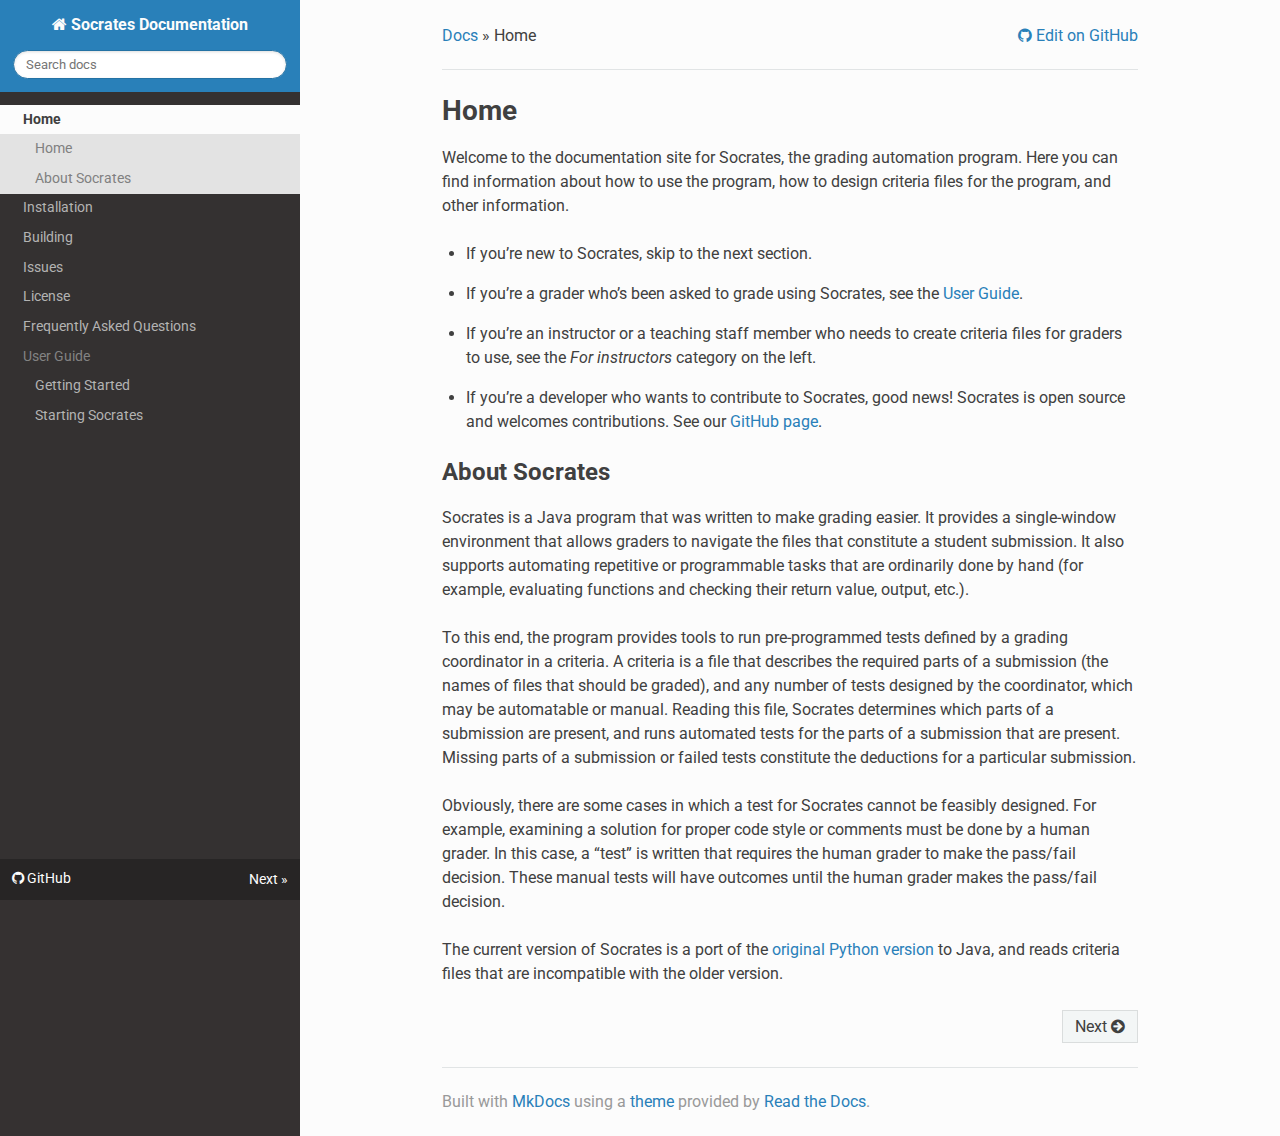
<file: index.html>
<!DOCTYPE html>
<!--[if IE 8]><html class="no-js lt-ie9" lang="en" > <![endif]-->
<!--[if gt IE 8]><!--> <html class="no-js" lang="en" > <!--<![endif]-->
<head>
  <meta charset="utf-8">
  <meta http-equiv="X-UA-Compatible" content="IE=edge">
  <meta name="viewport" content="width=device-width, initial-scale=1.0">
  <meta name="description" content="Documentation for Socrates, the grading automation program.">
  
  
  <title>Socrates Documentation</title>
  

  <link rel="shortcut icon" href="./img/favicon.ico">

  
  <link href='https://fonts.googleapis.com/css?family=Lato:400,700|Roboto+Slab:400,700|Inconsolata:400,700' rel='stylesheet' type='text/css'>

  <link rel="stylesheet" href="./css/theme.css" type="text/css" />
  <link rel="stylesheet" href="./css/theme_extra.css" type="text/css" />
  <link rel="stylesheet" href="./css/highlight.css">
  <link href="./extra.css" rel="stylesheet">

  
  <script>
    // Current page data
    var mkdocs_page_name = "None";
    var mkdocs_page_input_path = "index.md";
    var mkdocs_page_url = "/";
  </script>
  
  <script src="./js/jquery-2.1.1.min.js"></script>
  <script src="./js/modernizr-2.8.3.min.js"></script>
  <script type="text/javascript" src="./js/highlight.pack.js"></script>
  <script src="./js/theme.js"></script> 

  
</head>

<body class="wy-body-for-nav" role="document">

  <div class="wy-grid-for-nav">

    
    <nav data-toggle="wy-nav-shift" class="wy-nav-side stickynav">
      <div class="wy-side-nav-search">
        <a href="." class="icon icon-home"> Socrates Documentation</a>
        <div role="search">
  <form id ="rtd-search-form" class="wy-form" action="./search.html" method="get">
    <input type="text" name="q" placeholder="Search docs" />
  </form>
</div>
      </div>

      <div class="wy-menu wy-menu-vertical" data-spy="affix" role="navigation" aria-label="main navigation">
        <ul class="current">
          
            <li>
    <li class="toctree-l1 current">
        <a class="current" href=".">Home</a>
        
            <ul>
            
                <li class="toctree-l3"><a href="#home">Home</a></li>
                
                    <li><a class="toctree-l4" href="#about-socrates">About Socrates</a></li>
                
            
            </ul>
        
    </li>
<li>
          
            <li>
    <li class="toctree-l1 ">
        <a class="" href="installation/">Installation</a>
        
    </li>
<li>
          
            <li>
    <li class="toctree-l1 ">
        <a class="" href="building/">Building</a>
        
    </li>
<li>
          
            <li>
    <li class="toctree-l1 ">
        <a class="" href="issues/">Issues</a>
        
    </li>
<li>
          
            <li>
    <li class="toctree-l1 ">
        <a class="" href="license/">License</a>
        
    </li>
<li>
          
            <li>
    <li class="toctree-l1 ">
        <a class="" href="faq/">Frequently Asked Questions</a>
        
    </li>
<li>
          
            <li>
    <ul class="subnav">
    <li><span>User Guide</span></li>

        
            
    <li class="toctree-l1 ">
        <a class="" href="user_guide/">Getting Started</a>
        
    </li>

        
            
    <li class="toctree-l1 ">
        <a class="" href="user_guide/starting/">Starting Socrates</a>
        
    </li>

        
    </ul>
<li>
          
        </ul>
      </div>
      &nbsp;
    </nav>

    <section data-toggle="wy-nav-shift" class="wy-nav-content-wrap">

      
      <nav class="wy-nav-top" role="navigation" aria-label="top navigation">
        <i data-toggle="wy-nav-top" class="fa fa-bars"></i>
        <a href=".">Socrates Documentation</a>
      </nav>

      
      <div class="wy-nav-content">
        <div class="rst-content">
          <div role="navigation" aria-label="breadcrumbs navigation">
  <ul class="wy-breadcrumbs">
    <li><a href=".">Docs</a> &raquo;</li>
    
      
    
    <li>Home</li>
    <li class="wy-breadcrumbs-aside">
      
        
          <a href="https://github.com/abreen/Socrates" class="icon icon-github"> Edit on GitHub</a>
        
      
    </li>
  </ul>
  <hr/>
</div>
          <div role="main">
            <div class="section">
              
                <h1 id="home">Home</h1>
<p>Welcome to the documentation site for Socrates, the grading automation program.
Here you can find information about how to use the program, how to design
criteria files for the program, and other information.</p>
<ul>
<li>
<p>If you&rsquo;re new to Socrates, skip to the next section.</p>
</li>
<li>
<p>If you&rsquo;re a grader who&rsquo;s been asked to grade using Socrates, see the
    <a href="./user_guide/">User Guide</a>.</p>
</li>
<li>
<p>If you&rsquo;re an instructor or a teaching staff member who needs to create
    criteria files for graders to use, see the <em>For instructors</em> category
    on the left.</p>
</li>
<li>
<p>If you&rsquo;re a developer who wants to contribute to Socrates, good news!
    Socrates is open source and welcomes contributions.
    See our <a href="https://github.com/abreen/Socrates">GitHub page</a>.</p>
</li>
</ul>
<h2 id="about-socrates">About Socrates</h2>
<p>Socrates is a Java program that was written to make grading easier. It provides
a single-window environment that allows graders to navigate the files that
constitute a student submission. It also supports automating repetitive or
programmable tasks that are ordinarily done by hand (for example, evaluating
functions and checking their return value, output, etc.).</p>
<p>To this end, the program provides tools to run pre-programmed tests defined by
a grading coordinator in a criteria. A criteria is a file that describes the
required parts of a submission (the names of files that should be graded), and
any number of tests designed by the coordinator, which may be automatable or
manual. Reading this file, Socrates determines which parts of a submission are
present, and runs automated tests for the parts of a submission that are
present. Missing parts of a submission or failed tests constitute the
deductions for a particular submission.</p>
<p>Obviously, there are some cases in which a test for Socrates cannot be feasibly
designed. For example, examining a solution for proper code style or comments
must be done by a human grader. In this case, a &ldquo;test&rdquo; is written that requires
the human grader to make the pass/fail decision. These manual tests will have
outcomes until the human grader makes the pass/fail decision.</p>
<p>The current version of Socrates is a port of the
<a href="http://github.com/abreen/socrates.py">original Python version</a> to Java, and
reads criteria files that are incompatible with the older version.</p>
              
            </div>
          </div>
          <footer>
  
    <div class="rst-footer-buttons" role="navigation" aria-label="footer navigation">
      
        <a href="installation/" class="btn btn-neutral float-right" title="Installation">Next <span class="icon icon-circle-arrow-right"></span></a>
      
      
    </div>
  

  <hr/>

  <div role="contentinfo">
    <!-- Copyright etc -->
    
  </div>

  Built with <a href="http://www.mkdocs.org">MkDocs</a> using a <a href="https://github.com/snide/sphinx_rtd_theme">theme</a> provided by <a href="https://readthedocs.org">Read the Docs</a>.
</footer>
	  
        </div>
      </div>

    </section>

  </div>

<div class="rst-versions" role="note" style="cursor: pointer">
    <span class="rst-current-version" data-toggle="rst-current-version">
      
          <a href="https://github.com/abreen/Socrates" class="icon icon-github" style="float: left; color: #fcfcfc"> GitHub</a>
      
      
      
        <span style="margin-left: 15px"><a href="installation/" style="color: #fcfcfc">Next &raquo;</a></span>
      
    </span>
</div>

</body>
</html>

<!--
MkDocs version : 0.15.3
Build Date UTC : 2016-04-28 22:57:32.824061
-->
</file>
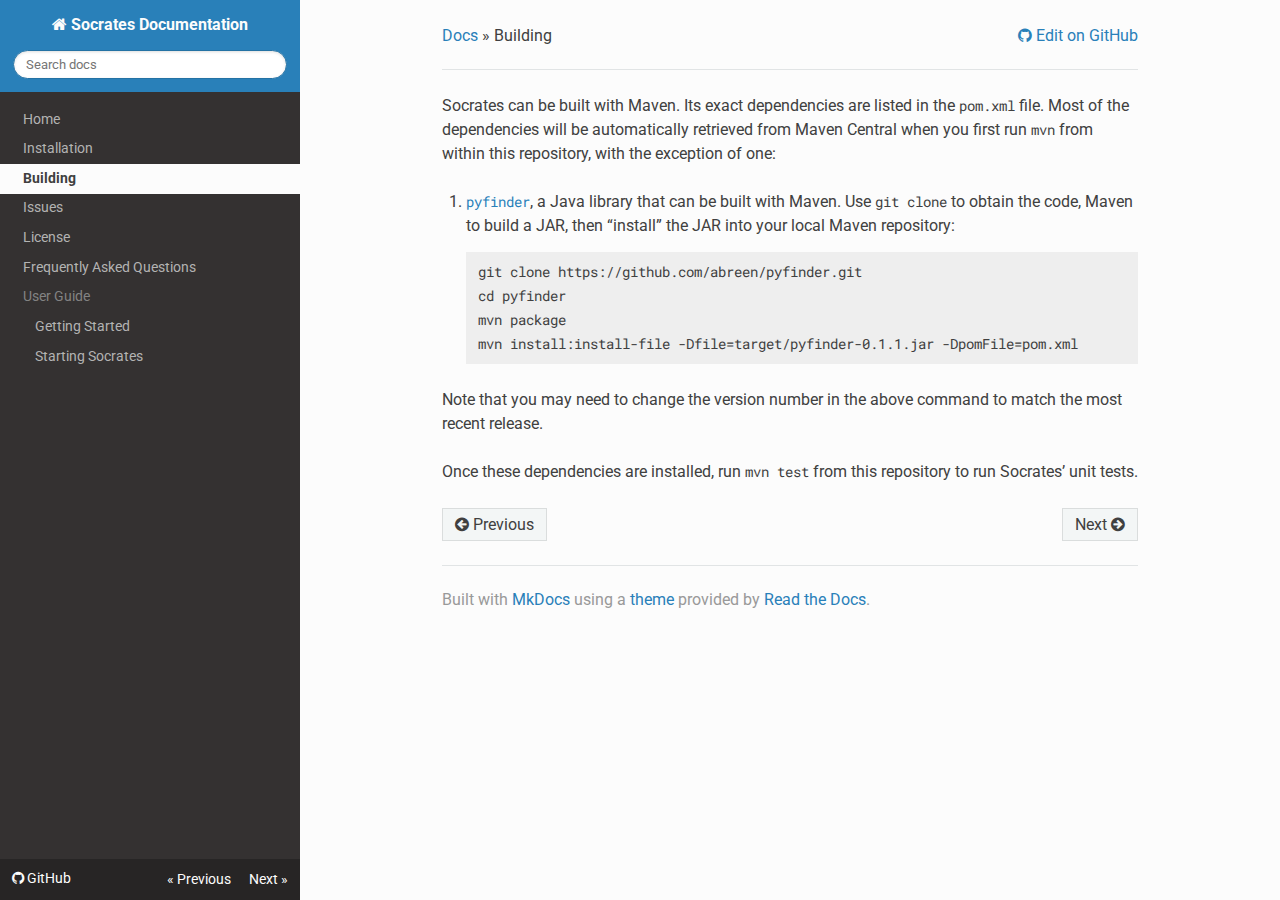
<file: building/index.html>
<!DOCTYPE html>
<!--[if IE 8]><html class="no-js lt-ie9" lang="en" > <![endif]-->
<!--[if gt IE 8]><!--> <html class="no-js" lang="en" > <!--<![endif]-->
<head>
  <meta charset="utf-8">
  <meta http-equiv="X-UA-Compatible" content="IE=edge">
  <meta name="viewport" content="width=device-width, initial-scale=1.0">
  
  
  
  <title>Building - Socrates Documentation</title>
  

  <link rel="shortcut icon" href="../img/favicon.ico">

  
  <link href='https://fonts.googleapis.com/css?family=Lato:400,700|Roboto+Slab:400,700|Inconsolata:400,700' rel='stylesheet' type='text/css'>

  <link rel="stylesheet" href="../css/theme.css" type="text/css" />
  <link rel="stylesheet" href="../css/theme_extra.css" type="text/css" />
  <link rel="stylesheet" href="../css/highlight.css">
  <link href="../extra.css" rel="stylesheet">

  
  <script>
    // Current page data
    var mkdocs_page_name = "Building";
    var mkdocs_page_input_path = "building.md";
    var mkdocs_page_url = "/building/";
  </script>
  
  <script src="../js/jquery-2.1.1.min.js"></script>
  <script src="../js/modernizr-2.8.3.min.js"></script>
  <script type="text/javascript" src="../js/highlight.pack.js"></script>
  <script src="../js/theme.js"></script> 

  
</head>

<body class="wy-body-for-nav" role="document">

  <div class="wy-grid-for-nav">

    
    <nav data-toggle="wy-nav-shift" class="wy-nav-side stickynav">
      <div class="wy-side-nav-search">
        <a href=".." class="icon icon-home"> Socrates Documentation</a>
        <div role="search">
  <form id ="rtd-search-form" class="wy-form" action="../search.html" method="get">
    <input type="text" name="q" placeholder="Search docs" />
  </form>
</div>
      </div>

      <div class="wy-menu wy-menu-vertical" data-spy="affix" role="navigation" aria-label="main navigation">
        <ul class="current">
          
            <li>
    <li class="toctree-l1 ">
        <a class="" href="..">Home</a>
        
    </li>
<li>
          
            <li>
    <li class="toctree-l1 ">
        <a class="" href="../installation/">Installation</a>
        
    </li>
<li>
          
            <li>
    <li class="toctree-l1 current">
        <a class="current" href="./">Building</a>
        
            <ul>
            
            </ul>
        
    </li>
<li>
          
            <li>
    <li class="toctree-l1 ">
        <a class="" href="../issues/">Issues</a>
        
    </li>
<li>
          
            <li>
    <li class="toctree-l1 ">
        <a class="" href="../license/">License</a>
        
    </li>
<li>
          
            <li>
    <li class="toctree-l1 ">
        <a class="" href="../faq/">Frequently Asked Questions</a>
        
    </li>
<li>
          
            <li>
    <ul class="subnav">
    <li><span>User Guide</span></li>

        
            
    <li class="toctree-l1 ">
        <a class="" href="../user_guide/">Getting Started</a>
        
    </li>

        
            
    <li class="toctree-l1 ">
        <a class="" href="../user_guide/starting/">Starting Socrates</a>
        
    </li>

        
    </ul>
<li>
          
        </ul>
      </div>
      &nbsp;
    </nav>

    <section data-toggle="wy-nav-shift" class="wy-nav-content-wrap">

      
      <nav class="wy-nav-top" role="navigation" aria-label="top navigation">
        <i data-toggle="wy-nav-top" class="fa fa-bars"></i>
        <a href="..">Socrates Documentation</a>
      </nav>

      
      <div class="wy-nav-content">
        <div class="rst-content">
          <div role="navigation" aria-label="breadcrumbs navigation">
  <ul class="wy-breadcrumbs">
    <li><a href="..">Docs</a> &raquo;</li>
    
      
    
    <li>Building</li>
    <li class="wy-breadcrumbs-aside">
      
        
          <a href="https://github.com/abreen/Socrates" class="icon icon-github"> Edit on GitHub</a>
        
      
    </li>
  </ul>
  <hr/>
</div>
          <div role="main">
            <div class="section">
              
                <p>Socrates can be built with Maven. Its exact dependencies are listed in
the <code>pom.xml</code> file. Most of the dependencies will be automatically retrieved
from Maven Central when you first run <code>mvn</code> from within this repository,
with the exception of one:</p>
<ol>
<li><a href="http://github.com/abreen/pyfinder"><code>pyfinder</code></a>, a Java library that can
    be built with Maven. Use <code>git clone</code> to obtain the code, Maven to build a
    JAR, then &ldquo;install&rdquo; the JAR into your local Maven repository:<div class="codehilite"><pre>git clone https://github.com/abreen/pyfinder.git
cd pyfinder
mvn package
mvn install:install-file -Dfile=target/pyfinder-0.1.1.jar -DpomFile=pom.xml
</pre></div>


</li>
</ol>
<p>Note that you may need to change the version number in the above command to
match the most recent release.</p>
<p>Once these dependencies are installed, run <code>mvn test</code> from this repository
to run Socrates&rsquo; unit tests.</p>
              
            </div>
          </div>
          <footer>
  
    <div class="rst-footer-buttons" role="navigation" aria-label="footer navigation">
      
        <a href="../issues/" class="btn btn-neutral float-right" title="Issues">Next <span class="icon icon-circle-arrow-right"></span></a>
      
      
        <a href="../installation/" class="btn btn-neutral" title="Installation"><span class="icon icon-circle-arrow-left"></span> Previous</a>
      
    </div>
  

  <hr/>

  <div role="contentinfo">
    <!-- Copyright etc -->
    
  </div>

  Built with <a href="http://www.mkdocs.org">MkDocs</a> using a <a href="https://github.com/snide/sphinx_rtd_theme">theme</a> provided by <a href="https://readthedocs.org">Read the Docs</a>.
</footer>
	  
        </div>
      </div>

    </section>

  </div>

<div class="rst-versions" role="note" style="cursor: pointer">
    <span class="rst-current-version" data-toggle="rst-current-version">
      
          <a href="https://github.com/abreen/Socrates" class="icon icon-github" style="float: left; color: #fcfcfc"> GitHub</a>
      
      
        <span><a href="../installation/" style="color: #fcfcfc;">&laquo; Previous</a></span>
      
      
        <span style="margin-left: 15px"><a href="../issues/" style="color: #fcfcfc">Next &raquo;</a></span>
      
    </span>
</div>

</body>
</html>
</file>
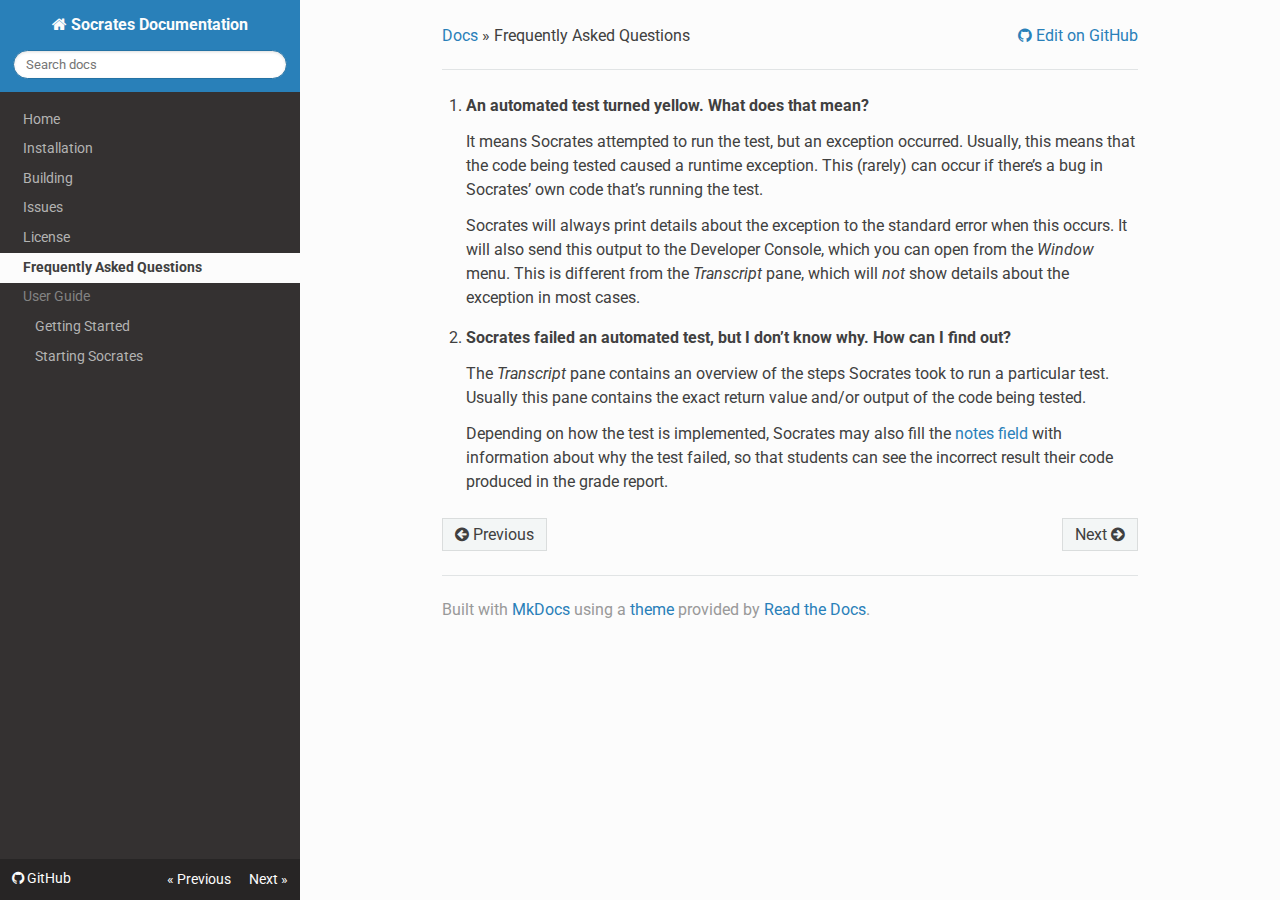
<file: faq/index.html>
<!DOCTYPE html>
<!--[if IE 8]><html class="no-js lt-ie9" lang="en" > <![endif]-->
<!--[if gt IE 8]><!--> <html class="no-js" lang="en" > <!--<![endif]-->
<head>
  <meta charset="utf-8">
  <meta http-equiv="X-UA-Compatible" content="IE=edge">
  <meta name="viewport" content="width=device-width, initial-scale=1.0">
  
  
  
  <title>Frequently Asked Questions - Socrates Documentation</title>
  

  <link rel="shortcut icon" href="../img/favicon.ico">

  
  <link href='https://fonts.googleapis.com/css?family=Lato:400,700|Roboto+Slab:400,700|Inconsolata:400,700' rel='stylesheet' type='text/css'>

  <link rel="stylesheet" href="../css/theme.css" type="text/css" />
  <link rel="stylesheet" href="../css/theme_extra.css" type="text/css" />
  <link rel="stylesheet" href="../css/highlight.css">
  <link href="../extra.css" rel="stylesheet">

  
  <script>
    // Current page data
    var mkdocs_page_name = "Frequently Asked Questions";
    var mkdocs_page_input_path = "faq.md";
    var mkdocs_page_url = "/faq/";
  </script>
  
  <script src="../js/jquery-2.1.1.min.js"></script>
  <script src="../js/modernizr-2.8.3.min.js"></script>
  <script type="text/javascript" src="../js/highlight.pack.js"></script>
  <script src="../js/theme.js"></script> 

  
</head>

<body class="wy-body-for-nav" role="document">

  <div class="wy-grid-for-nav">

    
    <nav data-toggle="wy-nav-shift" class="wy-nav-side stickynav">
      <div class="wy-side-nav-search">
        <a href=".." class="icon icon-home"> Socrates Documentation</a>
        <div role="search">
  <form id ="rtd-search-form" class="wy-form" action="../search.html" method="get">
    <input type="text" name="q" placeholder="Search docs" />
  </form>
</div>
      </div>

      <div class="wy-menu wy-menu-vertical" data-spy="affix" role="navigation" aria-label="main navigation">
        <ul class="current">
          
            <li>
    <li class="toctree-l1 ">
        <a class="" href="..">Home</a>
        
    </li>
<li>
          
            <li>
    <li class="toctree-l1 ">
        <a class="" href="../installation/">Installation</a>
        
    </li>
<li>
          
            <li>
    <li class="toctree-l1 ">
        <a class="" href="../building/">Building</a>
        
    </li>
<li>
          
            <li>
    <li class="toctree-l1 ">
        <a class="" href="../issues/">Issues</a>
        
    </li>
<li>
          
            <li>
    <li class="toctree-l1 ">
        <a class="" href="../license/">License</a>
        
    </li>
<li>
          
            <li>
    <li class="toctree-l1 current">
        <a class="current" href="./">Frequently Asked Questions</a>
        
            <ul>
            
            </ul>
        
    </li>
<li>
          
            <li>
    <ul class="subnav">
    <li><span>User Guide</span></li>

        
            
    <li class="toctree-l1 ">
        <a class="" href="../user_guide/">Getting Started</a>
        
    </li>

        
            
    <li class="toctree-l1 ">
        <a class="" href="../user_guide/starting/">Starting Socrates</a>
        
    </li>

        
    </ul>
<li>
          
        </ul>
      </div>
      &nbsp;
    </nav>

    <section data-toggle="wy-nav-shift" class="wy-nav-content-wrap">

      
      <nav class="wy-nav-top" role="navigation" aria-label="top navigation">
        <i data-toggle="wy-nav-top" class="fa fa-bars"></i>
        <a href="..">Socrates Documentation</a>
      </nav>

      
      <div class="wy-nav-content">
        <div class="rst-content">
          <div role="navigation" aria-label="breadcrumbs navigation">
  <ul class="wy-breadcrumbs">
    <li><a href="..">Docs</a> &raquo;</li>
    
      
    
    <li>Frequently Asked Questions</li>
    <li class="wy-breadcrumbs-aside">
      
        
          <a href="https://github.com/abreen/Socrates" class="icon icon-github"> Edit on GitHub</a>
        
      
    </li>
  </ul>
  <hr/>
</div>
          <div role="main">
            <div class="section">
              
                <ol>
<li>
<p><strong>An automated test turned yellow. What does that mean?</strong></p>
<p>It means Socrates attempted to run the test, but an exception occurred.
Usually, this means that the code being tested caused a runtime exception.
This (rarely) can occur if there&rsquo;s a bug in Socrates&rsquo; own code that&rsquo;s
running the test.</p>
<p>Socrates will always print details about the exception to the standard
error when this occurs. It will also send this output to the Developer
Console, which you can open from the <em>Window</em> menu. This is different from
the <em>Transcript</em> pane, which will <em>not</em> show details about the exception in
most cases.</p>
</li>
<li>
<p><strong>Socrates failed an automated test, but I don&rsquo;t know why.
    How can I find out?</strong></p>
<p>The <em>Transcript</em> pane contains an overview of the steps Socrates took to
run a particular test. Usually this pane contains the exact return value
and/or output of the code being tested.</p>
<p>Depending on how the test is implemented, Socrates may also fill the <a href="../ui.html#notes">notes
field</a> with information about why the test failed, so that
students can see the incorrect result their code produced in the grade
report.</p>
</li>
</ol>
              
            </div>
          </div>
          <footer>
  
    <div class="rst-footer-buttons" role="navigation" aria-label="footer navigation">
      
        <a href="../user_guide/" class="btn btn-neutral float-right" title="Getting Started">Next <span class="icon icon-circle-arrow-right"></span></a>
      
      
        <a href="../license/" class="btn btn-neutral" title="License"><span class="icon icon-circle-arrow-left"></span> Previous</a>
      
    </div>
  

  <hr/>

  <div role="contentinfo">
    <!-- Copyright etc -->
    
  </div>

  Built with <a href="http://www.mkdocs.org">MkDocs</a> using a <a href="https://github.com/snide/sphinx_rtd_theme">theme</a> provided by <a href="https://readthedocs.org">Read the Docs</a>.
</footer>
	  
        </div>
      </div>

    </section>

  </div>

<div class="rst-versions" role="note" style="cursor: pointer">
    <span class="rst-current-version" data-toggle="rst-current-version">
      
          <a href="https://github.com/abreen/Socrates" class="icon icon-github" style="float: left; color: #fcfcfc"> GitHub</a>
      
      
        <span><a href="../license/" style="color: #fcfcfc;">&laquo; Previous</a></span>
      
      
        <span style="margin-left: 15px"><a href="../user_guide/" style="color: #fcfcfc">Next &raquo;</a></span>
      
    </span>
</div>

</body>
</html>
</file>
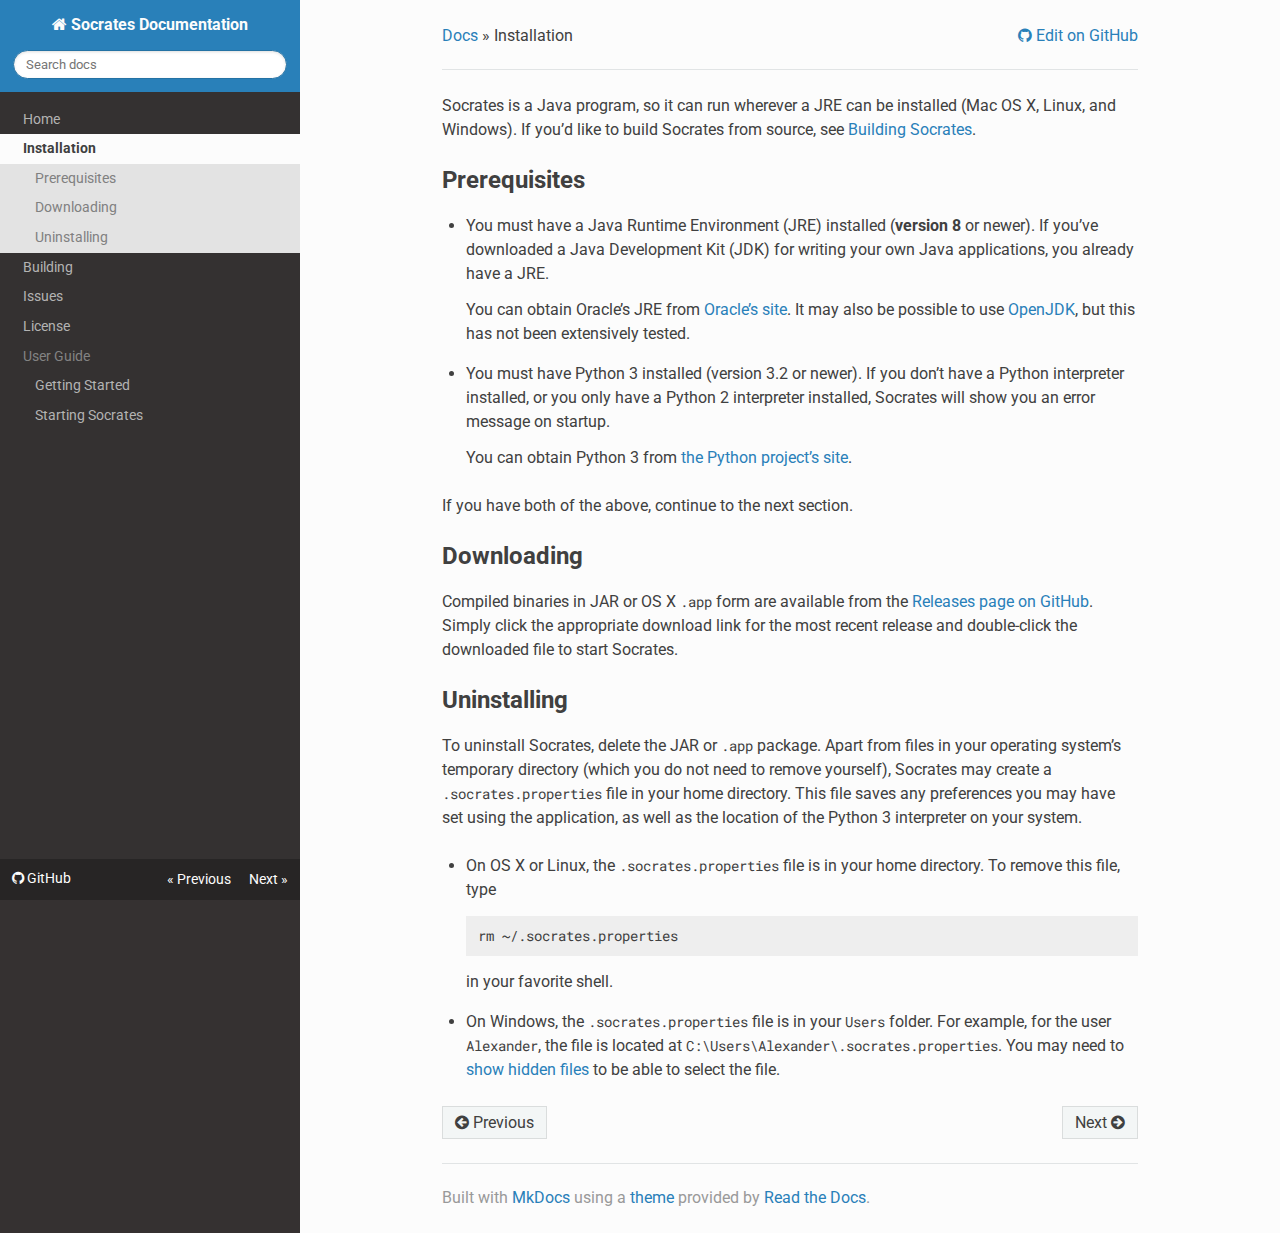
<file: installation/index.html>
<!DOCTYPE html>
<!--[if IE 8]><html class="no-js lt-ie9" lang="en" > <![endif]-->
<!--[if gt IE 8]><!--> <html class="no-js" lang="en" > <!--<![endif]-->
<head>
  <meta charset="utf-8">
  <meta http-equiv="X-UA-Compatible" content="IE=edge">
  <meta name="viewport" content="width=device-width, initial-scale=1.0">
  
  
  
  <title>Installation - Socrates Documentation</title>
  

  <link rel="shortcut icon" href="../img/favicon.ico">

  
  <link href='https://fonts.googleapis.com/css?family=Lato:400,700|Roboto+Slab:400,700|Inconsolata:400,700' rel='stylesheet' type='text/css'>

  <link rel="stylesheet" href="../css/theme.css" type="text/css" />
  <link rel="stylesheet" href="../css/theme_extra.css" type="text/css" />
  <link rel="stylesheet" href="../css/highlight.css">
  <link href="../extra.css" rel="stylesheet">

  
  <script>
    // Current page data
    var mkdocs_page_name = "Installation";
    var mkdocs_page_input_path = "installation.md";
    var mkdocs_page_url = "/installation/";
  </script>
  
  <script src="../js/jquery-2.1.1.min.js"></script>
  <script src="../js/modernizr-2.8.3.min.js"></script>
  <script type="text/javascript" src="../js/highlight.pack.js"></script>
  <script src="../js/theme.js"></script> 

  
</head>

<body class="wy-body-for-nav" role="document">

  <div class="wy-grid-for-nav">

    
    <nav data-toggle="wy-nav-shift" class="wy-nav-side stickynav">
      <div class="wy-side-nav-search">
        <a href=".." class="icon icon-home"> Socrates Documentation</a>
        <div role="search">
  <form id ="rtd-search-form" class="wy-form" action="../search.html" method="get">
    <input type="text" name="q" placeholder="Search docs" />
  </form>
</div>
      </div>

      <div class="wy-menu wy-menu-vertical" data-spy="affix" role="navigation" aria-label="main navigation">
        <ul class="current">
          
            <li>
    <li class="toctree-l1 ">
        <a class="" href="..">Home</a>
        
    </li>
<li>
          
            <li>
    <li class="toctree-l1 current">
        <a class="current" href="./">Installation</a>
        
            <ul>
            
                <li class="toctree-l3"><a href="#prerequisites">Prerequisites</a></li>
                
            
                <li class="toctree-l3"><a href="#downloading">Downloading</a></li>
                
            
                <li class="toctree-l3"><a href="#uninstalling">Uninstalling</a></li>
                
            
            </ul>
        
    </li>
<li>
          
            <li>
    <li class="toctree-l1 ">
        <a class="" href="../building/">Building</a>
        
    </li>
<li>
          
            <li>
    <li class="toctree-l1 ">
        <a class="" href="../issues/">Issues</a>
        
    </li>
<li>
          
            <li>
    <li class="toctree-l1 ">
        <a class="" href="../license/">License</a>
        
    </li>
<li>
          
            <li>
    <ul class="subnav">
    <li><span>User Guide</span></li>

        
            
    <li class="toctree-l1 ">
        <a class="" href="../user_guide/">Getting Started</a>
        
    </li>

        
            
    <li class="toctree-l1 ">
        <a class="" href="../user_guide/starting/">Starting Socrates</a>
        
    </li>

        
    </ul>
<li>
          
        </ul>
      </div>
      &nbsp;
    </nav>

    <section data-toggle="wy-nav-shift" class="wy-nav-content-wrap">

      
      <nav class="wy-nav-top" role="navigation" aria-label="top navigation">
        <i data-toggle="wy-nav-top" class="fa fa-bars"></i>
        <a href="..">Socrates Documentation</a>
      </nav>

      
      <div class="wy-nav-content">
        <div class="rst-content">
          <div role="navigation" aria-label="breadcrumbs navigation">
  <ul class="wy-breadcrumbs">
    <li><a href="..">Docs</a> &raquo;</li>
    
      
    
    <li>Installation</li>
    <li class="wy-breadcrumbs-aside">
      
        
          <a href="https://github.com/abreen/Socrates" class="icon icon-github"> Edit on GitHub</a>
        
      
    </li>
  </ul>
  <hr/>
</div>
          <div role="main">
            <div class="section">
              
                <p>Socrates is a Java program, so it can run wherever a JRE can be installed (Mac
OS X, Linux, and Windows). If you&rsquo;d like to build Socrates from source, see
<a href="../building.html">Building Socrates</a>.</p>
<h2 id="prerequisites">Prerequisites</h2>
<ul>
<li>
<p>You must have a Java Runtime Environment (JRE) installed (<strong>version 8</strong> or
    newer). If you&rsquo;ve downloaded a Java Development Kit (JDK) for writing your
    own Java applications, you already have a JRE.</p>
<p>You can obtain Oracle&rsquo;s JRE from
<a href="http://www.oracle.com/technetwork/java/javase/downloads/index.html">Oracle&rsquo;s site</a>.
It may also be possible to use <a href="http://openjdk.java.net">OpenJDK</a>, but this
has not been extensively tested.</p>
</li>
<li>
<p>You must have Python 3 installed (version 3.2 or newer). If you don&rsquo;t have
    a Python interpreter installed, or you only have a Python 2 interpreter
    installed, Socrates will show you an error message on startup.</p>
<p>You can obtain Python 3 from <a href="http://www.python.org">the Python project&rsquo;s
site</a>.</p>
</li>
</ul>
<p>If you have both of the above, continue to the next section.</p>
<h2 id="downloading">Downloading</h2>
<p>Compiled binaries in JAR or OS X <code>.app</code> form are available from the <a href="https://github.com/abreen/Socrates/releases">Releases
page on GitHub</a>. Simply click the
appropriate download link for the most recent release and double-click the
downloaded file to start Socrates.</p>
<h2 id="uninstalling">Uninstalling</h2>
<p>To uninstall Socrates, delete the JAR or <code>.app</code> package. Apart from files in
your operating system&rsquo;s temporary directory (which you do not need to remove
yourself), Socrates may create a <code>.socrates.properties</code> file in your home
directory. This file saves any preferences you may have set using the
application, as well as the location of the Python 3 interpreter on your
system.</p>
<ul>
<li>
<p>On OS X or Linux, the <code>.socrates.properties</code> file is in your home
    directory. To remove this file, type</p>
<div class="codehilite"><pre>rm ~/.socrates.properties
</pre></div>


<p>in your favorite shell.</p>
</li>
<li>
<p>On Windows, the <code>.socrates.properties</code> file is in your <code>Users</code> folder.
    For example, for the user <code>Alexander</code>, the file is located at
    <code>C:\Users\Alexander\.socrates.properties</code>. You may need to
    <a href="http://windows.microsoft.com/en-us/windows/show-hidden-files">show hidden
    files</a> to be
    able to select the file.</p>
</li>
</ul>
              
            </div>
          </div>
          <footer>
  
    <div class="rst-footer-buttons" role="navigation" aria-label="footer navigation">
      
        <a href="../building/" class="btn btn-neutral float-right" title="Building">Next <span class="icon icon-circle-arrow-right"></span></a>
      
      
        <a href=".." class="btn btn-neutral" title="Home"><span class="icon icon-circle-arrow-left"></span> Previous</a>
      
    </div>
  

  <hr/>

  <div role="contentinfo">
    <!-- Copyright etc -->
    
  </div>

  Built with <a href="http://www.mkdocs.org">MkDocs</a> using a <a href="https://github.com/snide/sphinx_rtd_theme">theme</a> provided by <a href="https://readthedocs.org">Read the Docs</a>.
</footer>
	  
        </div>
      </div>

    </section>

  </div>

<div class="rst-versions" role="note" style="cursor: pointer">
    <span class="rst-current-version" data-toggle="rst-current-version">
      
          <a href="https://github.com/abreen/Socrates" class="icon icon-github" style="float: left; color: #fcfcfc"> GitHub</a>
      
      
        <span><a href=".." style="color: #fcfcfc;">&laquo; Previous</a></span>
      
      
        <span style="margin-left: 15px"><a href="../building/" style="color: #fcfcfc">Next &raquo;</a></span>
      
    </span>
</div>

</body>
</html>
</file>
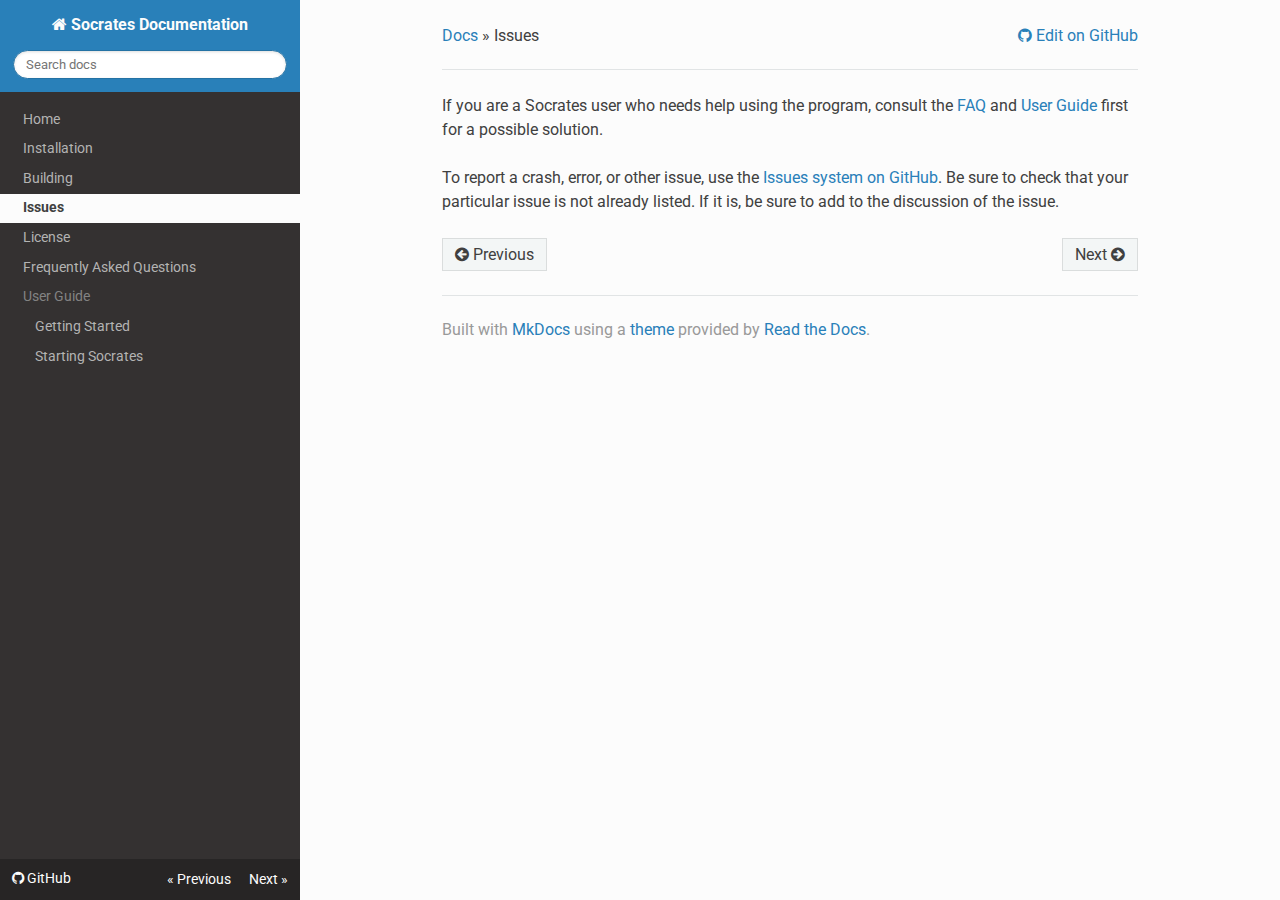
<file: issues/index.html>
<!DOCTYPE html>
<!--[if IE 8]><html class="no-js lt-ie9" lang="en" > <![endif]-->
<!--[if gt IE 8]><!--> <html class="no-js" lang="en" > <!--<![endif]-->
<head>
  <meta charset="utf-8">
  <meta http-equiv="X-UA-Compatible" content="IE=edge">
  <meta name="viewport" content="width=device-width, initial-scale=1.0">
  
  
  
  <title>Issues - Socrates Documentation</title>
  

  <link rel="shortcut icon" href="../img/favicon.ico">

  
  <link href='https://fonts.googleapis.com/css?family=Lato:400,700|Roboto+Slab:400,700|Inconsolata:400,700' rel='stylesheet' type='text/css'>

  <link rel="stylesheet" href="../css/theme.css" type="text/css" />
  <link rel="stylesheet" href="../css/theme_extra.css" type="text/css" />
  <link rel="stylesheet" href="../css/highlight.css">
  <link href="../extra.css" rel="stylesheet">

  
  <script>
    // Current page data
    var mkdocs_page_name = "Issues";
    var mkdocs_page_input_path = "issues.md";
    var mkdocs_page_url = "/issues/";
  </script>
  
  <script src="../js/jquery-2.1.1.min.js"></script>
  <script src="../js/modernizr-2.8.3.min.js"></script>
  <script type="text/javascript" src="../js/highlight.pack.js"></script>
  <script src="../js/theme.js"></script> 

  
</head>

<body class="wy-body-for-nav" role="document">

  <div class="wy-grid-for-nav">

    
    <nav data-toggle="wy-nav-shift" class="wy-nav-side stickynav">
      <div class="wy-side-nav-search">
        <a href=".." class="icon icon-home"> Socrates Documentation</a>
        <div role="search">
  <form id ="rtd-search-form" class="wy-form" action="../search.html" method="get">
    <input type="text" name="q" placeholder="Search docs" />
  </form>
</div>
      </div>

      <div class="wy-menu wy-menu-vertical" data-spy="affix" role="navigation" aria-label="main navigation">
        <ul class="current">
          
            <li>
    <li class="toctree-l1 ">
        <a class="" href="..">Home</a>
        
    </li>
<li>
          
            <li>
    <li class="toctree-l1 ">
        <a class="" href="../installation/">Installation</a>
        
    </li>
<li>
          
            <li>
    <li class="toctree-l1 ">
        <a class="" href="../building/">Building</a>
        
    </li>
<li>
          
            <li>
    <li class="toctree-l1 current">
        <a class="current" href="./">Issues</a>
        
            <ul>
            
            </ul>
        
    </li>
<li>
          
            <li>
    <li class="toctree-l1 ">
        <a class="" href="../license/">License</a>
        
    </li>
<li>
          
            <li>
    <li class="toctree-l1 ">
        <a class="" href="../faq/">Frequently Asked Questions</a>
        
    </li>
<li>
          
            <li>
    <ul class="subnav">
    <li><span>User Guide</span></li>

        
            
    <li class="toctree-l1 ">
        <a class="" href="../user_guide/">Getting Started</a>
        
    </li>

        
            
    <li class="toctree-l1 ">
        <a class="" href="../user_guide/starting/">Starting Socrates</a>
        
    </li>

        
    </ul>
<li>
          
        </ul>
      </div>
      &nbsp;
    </nav>

    <section data-toggle="wy-nav-shift" class="wy-nav-content-wrap">

      
      <nav class="wy-nav-top" role="navigation" aria-label="top navigation">
        <i data-toggle="wy-nav-top" class="fa fa-bars"></i>
        <a href="..">Socrates Documentation</a>
      </nav>

      
      <div class="wy-nav-content">
        <div class="rst-content">
          <div role="navigation" aria-label="breadcrumbs navigation">
  <ul class="wy-breadcrumbs">
    <li><a href="..">Docs</a> &raquo;</li>
    
      
    
    <li>Issues</li>
    <li class="wy-breadcrumbs-aside">
      
        
          <a href="https://github.com/abreen/Socrates" class="icon icon-github"> Edit on GitHub</a>
        
      
    </li>
  </ul>
  <hr/>
</div>
          <div role="main">
            <div class="section">
              
                <p>If you are a Socrates user who needs help using the program, consult the
<a href="../faq.html">FAQ</a> and <a href="../user_guide/">User Guide</a> first for a possible
solution.</p>
<p>To report a crash, error, or other issue, use the <a href="https://github.com/abreen/Socrates/issues">Issues system on
GitHub</a>. Be sure to check that your
particular issue is not already listed. If it is, be sure to add to the
discussion of the issue.</p>
              
            </div>
          </div>
          <footer>
  
    <div class="rst-footer-buttons" role="navigation" aria-label="footer navigation">
      
        <a href="../license/" class="btn btn-neutral float-right" title="License">Next <span class="icon icon-circle-arrow-right"></span></a>
      
      
        <a href="../building/" class="btn btn-neutral" title="Building"><span class="icon icon-circle-arrow-left"></span> Previous</a>
      
    </div>
  

  <hr/>

  <div role="contentinfo">
    <!-- Copyright etc -->
    
  </div>

  Built with <a href="http://www.mkdocs.org">MkDocs</a> using a <a href="https://github.com/snide/sphinx_rtd_theme">theme</a> provided by <a href="https://readthedocs.org">Read the Docs</a>.
</footer>
	  
        </div>
      </div>

    </section>

  </div>

<div class="rst-versions" role="note" style="cursor: pointer">
    <span class="rst-current-version" data-toggle="rst-current-version">
      
          <a href="https://github.com/abreen/Socrates" class="icon icon-github" style="float: left; color: #fcfcfc"> GitHub</a>
      
      
        <span><a href="../building/" style="color: #fcfcfc;">&laquo; Previous</a></span>
      
      
        <span style="margin-left: 15px"><a href="../license/" style="color: #fcfcfc">Next &raquo;</a></span>
      
    </span>
</div>

</body>
</html>
</file>
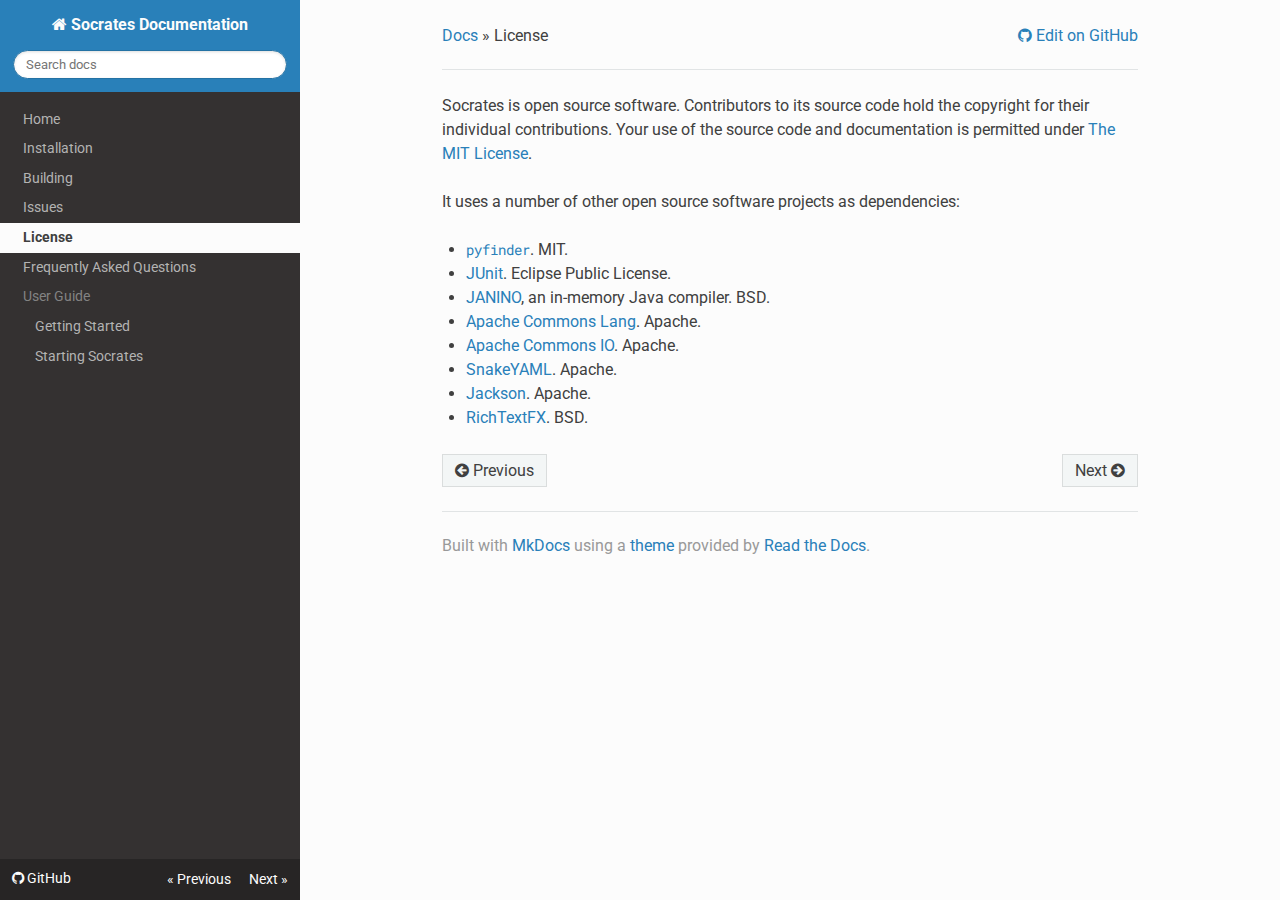
<file: license/index.html>
<!DOCTYPE html>
<!--[if IE 8]><html class="no-js lt-ie9" lang="en" > <![endif]-->
<!--[if gt IE 8]><!--> <html class="no-js" lang="en" > <!--<![endif]-->
<head>
  <meta charset="utf-8">
  <meta http-equiv="X-UA-Compatible" content="IE=edge">
  <meta name="viewport" content="width=device-width, initial-scale=1.0">
  
  
  
  <title>License - Socrates Documentation</title>
  

  <link rel="shortcut icon" href="../img/favicon.ico">

  
  <link href='https://fonts.googleapis.com/css?family=Lato:400,700|Roboto+Slab:400,700|Inconsolata:400,700' rel='stylesheet' type='text/css'>

  <link rel="stylesheet" href="../css/theme.css" type="text/css" />
  <link rel="stylesheet" href="../css/theme_extra.css" type="text/css" />
  <link rel="stylesheet" href="../css/highlight.css">
  <link href="../extra.css" rel="stylesheet">

  
  <script>
    // Current page data
    var mkdocs_page_name = "License";
    var mkdocs_page_input_path = "license.md";
    var mkdocs_page_url = "/license/";
  </script>
  
  <script src="../js/jquery-2.1.1.min.js"></script>
  <script src="../js/modernizr-2.8.3.min.js"></script>
  <script type="text/javascript" src="../js/highlight.pack.js"></script>
  <script src="../js/theme.js"></script> 

  
</head>

<body class="wy-body-for-nav" role="document">

  <div class="wy-grid-for-nav">

    
    <nav data-toggle="wy-nav-shift" class="wy-nav-side stickynav">
      <div class="wy-side-nav-search">
        <a href=".." class="icon icon-home"> Socrates Documentation</a>
        <div role="search">
  <form id ="rtd-search-form" class="wy-form" action="../search.html" method="get">
    <input type="text" name="q" placeholder="Search docs" />
  </form>
</div>
      </div>

      <div class="wy-menu wy-menu-vertical" data-spy="affix" role="navigation" aria-label="main navigation">
        <ul class="current">
          
            <li>
    <li class="toctree-l1 ">
        <a class="" href="..">Home</a>
        
    </li>
<li>
          
            <li>
    <li class="toctree-l1 ">
        <a class="" href="../installation/">Installation</a>
        
    </li>
<li>
          
            <li>
    <li class="toctree-l1 ">
        <a class="" href="../building/">Building</a>
        
    </li>
<li>
          
            <li>
    <li class="toctree-l1 ">
        <a class="" href="../issues/">Issues</a>
        
    </li>
<li>
          
            <li>
    <li class="toctree-l1 current">
        <a class="current" href="./">License</a>
        
            <ul>
            
            </ul>
        
    </li>
<li>
          
            <li>
    <li class="toctree-l1 ">
        <a class="" href="../faq/">Frequently Asked Questions</a>
        
    </li>
<li>
          
            <li>
    <ul class="subnav">
    <li><span>User Guide</span></li>

        
            
    <li class="toctree-l1 ">
        <a class="" href="../user_guide/">Getting Started</a>
        
    </li>

        
            
    <li class="toctree-l1 ">
        <a class="" href="../user_guide/starting/">Starting Socrates</a>
        
    </li>

        
    </ul>
<li>
          
        </ul>
      </div>
      &nbsp;
    </nav>

    <section data-toggle="wy-nav-shift" class="wy-nav-content-wrap">

      
      <nav class="wy-nav-top" role="navigation" aria-label="top navigation">
        <i data-toggle="wy-nav-top" class="fa fa-bars"></i>
        <a href="..">Socrates Documentation</a>
      </nav>

      
      <div class="wy-nav-content">
        <div class="rst-content">
          <div role="navigation" aria-label="breadcrumbs navigation">
  <ul class="wy-breadcrumbs">
    <li><a href="..">Docs</a> &raquo;</li>
    
      
    
    <li>License</li>
    <li class="wy-breadcrumbs-aside">
      
        
          <a href="https://github.com/abreen/Socrates" class="icon icon-github"> Edit on GitHub</a>
        
      
    </li>
  </ul>
  <hr/>
</div>
          <div role="main">
            <div class="section">
              
                <p>Socrates is open source software. Contributors to its source code hold
the copyright for their individual contributions. Your use of the source code
and documentation is permitted under <a href="https://opensource.org/licenses/MIT">The MIT
License</a>.</p>
<p>It uses a number of other open source software projects as dependencies:</p>
<ul>
<li><a href="https://github.com/abreen/pyfinder"><code>pyfinder</code></a>. MIT.</li>
<li><a href="http://junit.org">JUnit</a>. Eclipse Public License.</li>
<li><a href="http://unkrig.de/w/Janino">JANINO</a>, an in-memory Java compiler. BSD.</li>
<li><a href="https://commons.apache.org/proper/commons-lang/">Apache Commons Lang</a>.
    Apache.</li>
<li><a href="https://commons.apache.org/proper/commons-io/">Apache Commons IO</a>.
    Apache.</li>
<li><a href="https://bitbucket.org/asomov/snakeyaml">SnakeYAML</a>. Apache.</li>
<li><a href="https://github.com/FasterXML/jackson">Jackson</a>. Apache.</li>
<li><a href="https://github.com/TomasMikula/RichTextFX">RichTextFX</a>. BSD.</li>
</ul>
              
            </div>
          </div>
          <footer>
  
    <div class="rst-footer-buttons" role="navigation" aria-label="footer navigation">
      
        <a href="../faq/" class="btn btn-neutral float-right" title="Frequently Asked Questions">Next <span class="icon icon-circle-arrow-right"></span></a>
      
      
        <a href="../issues/" class="btn btn-neutral" title="Issues"><span class="icon icon-circle-arrow-left"></span> Previous</a>
      
    </div>
  

  <hr/>

  <div role="contentinfo">
    <!-- Copyright etc -->
    
  </div>

  Built with <a href="http://www.mkdocs.org">MkDocs</a> using a <a href="https://github.com/snide/sphinx_rtd_theme">theme</a> provided by <a href="https://readthedocs.org">Read the Docs</a>.
</footer>
	  
        </div>
      </div>

    </section>

  </div>

<div class="rst-versions" role="note" style="cursor: pointer">
    <span class="rst-current-version" data-toggle="rst-current-version">
      
          <a href="https://github.com/abreen/Socrates" class="icon icon-github" style="float: left; color: #fcfcfc"> GitHub</a>
      
      
        <span><a href="../issues/" style="color: #fcfcfc;">&laquo; Previous</a></span>
      
      
        <span style="margin-left: 15px"><a href="../faq/" style="color: #fcfcfc">Next &raquo;</a></span>
      
    </span>
</div>

</body>
</html>
</file>
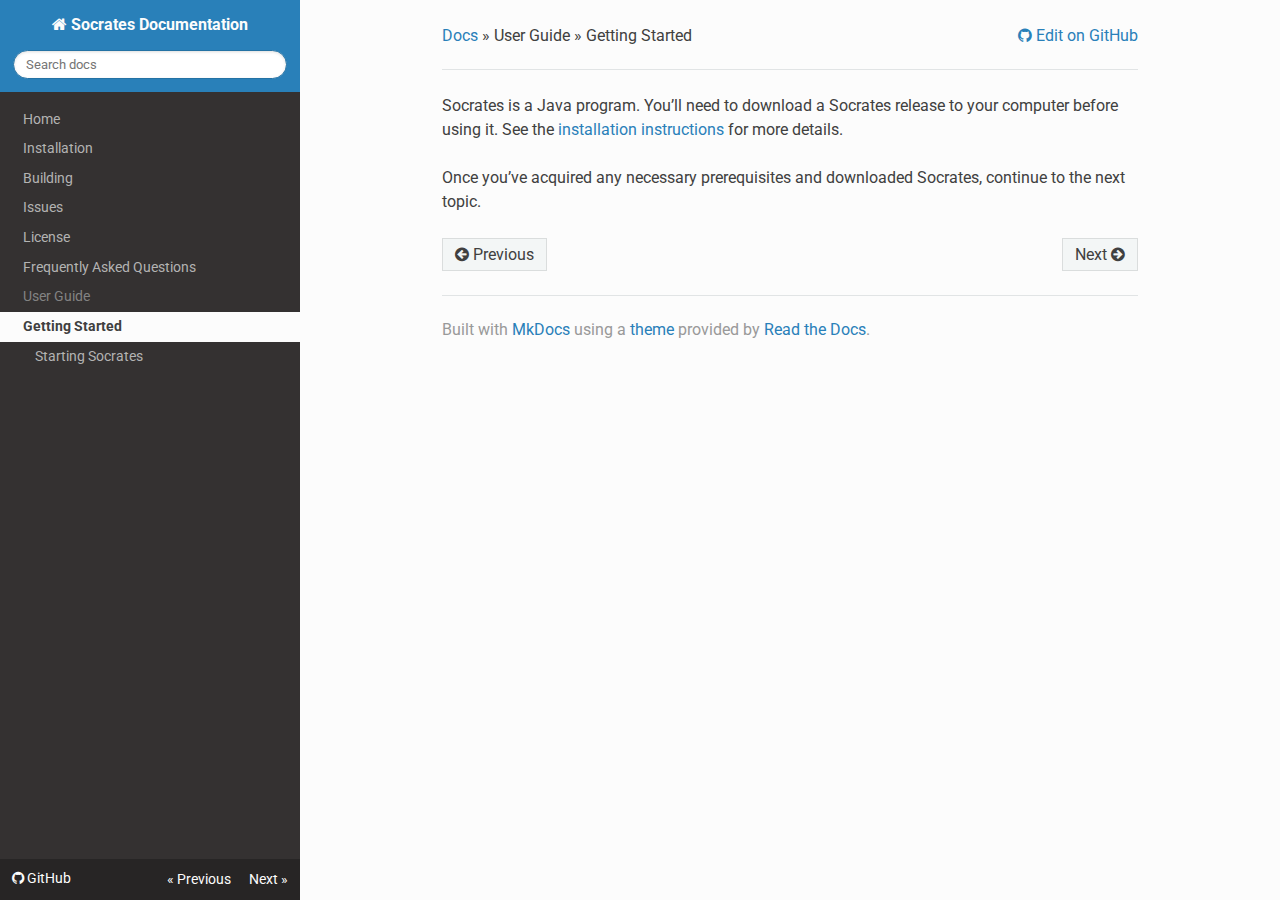
<file: user_guide/index.html>
<!DOCTYPE html>
<!--[if IE 8]><html class="no-js lt-ie9" lang="en" > <![endif]-->
<!--[if gt IE 8]><!--> <html class="no-js" lang="en" > <!--<![endif]-->
<head>
  <meta charset="utf-8">
  <meta http-equiv="X-UA-Compatible" content="IE=edge">
  <meta name="viewport" content="width=device-width, initial-scale=1.0">
  
  
  
  <title>Getting Started - Socrates Documentation</title>
  

  <link rel="shortcut icon" href="../img/favicon.ico">

  
  <link href='https://fonts.googleapis.com/css?family=Lato:400,700|Roboto+Slab:400,700|Inconsolata:400,700' rel='stylesheet' type='text/css'>

  <link rel="stylesheet" href="../css/theme.css" type="text/css" />
  <link rel="stylesheet" href="../css/theme_extra.css" type="text/css" />
  <link rel="stylesheet" href="../css/highlight.css">
  <link href="../extra.css" rel="stylesheet">

  
  <script>
    // Current page data
    var mkdocs_page_name = "Getting Started";
    var mkdocs_page_input_path = "user_guide/index.md";
    var mkdocs_page_url = "/user_guide/";
  </script>
  
  <script src="../js/jquery-2.1.1.min.js"></script>
  <script src="../js/modernizr-2.8.3.min.js"></script>
  <script type="text/javascript" src="../js/highlight.pack.js"></script>
  <script src="../js/theme.js"></script> 

  
</head>

<body class="wy-body-for-nav" role="document">

  <div class="wy-grid-for-nav">

    
    <nav data-toggle="wy-nav-shift" class="wy-nav-side stickynav">
      <div class="wy-side-nav-search">
        <a href=".." class="icon icon-home"> Socrates Documentation</a>
        <div role="search">
  <form id ="rtd-search-form" class="wy-form" action="../search.html" method="get">
    <input type="text" name="q" placeholder="Search docs" />
  </form>
</div>
      </div>

      <div class="wy-menu wy-menu-vertical" data-spy="affix" role="navigation" aria-label="main navigation">
        <ul class="current">
          
            <li>
    <li class="toctree-l1 ">
        <a class="" href="..">Home</a>
        
    </li>
<li>
          
            <li>
    <li class="toctree-l1 ">
        <a class="" href="../installation/">Installation</a>
        
    </li>
<li>
          
            <li>
    <li class="toctree-l1 ">
        <a class="" href="../building/">Building</a>
        
    </li>
<li>
          
            <li>
    <li class="toctree-l1 ">
        <a class="" href="../issues/">Issues</a>
        
    </li>
<li>
          
            <li>
    <li class="toctree-l1 ">
        <a class="" href="../license/">License</a>
        
    </li>
<li>
          
            <li>
    <li class="toctree-l1 ">
        <a class="" href="../faq/">Frequently Asked Questions</a>
        
    </li>
<li>
          
            <li>
    <ul class="subnav">
    <li><span>User Guide</span></li>

        
            
    <li class="toctree-l1 current">
        <a class="current" href="./">Getting Started</a>
        
            <ul>
            
            </ul>
        
    </li>

        
            
    <li class="toctree-l1 ">
        <a class="" href="starting/">Starting Socrates</a>
        
    </li>

        
    </ul>
<li>
          
        </ul>
      </div>
      &nbsp;
    </nav>

    <section data-toggle="wy-nav-shift" class="wy-nav-content-wrap">

      
      <nav class="wy-nav-top" role="navigation" aria-label="top navigation">
        <i data-toggle="wy-nav-top" class="fa fa-bars"></i>
        <a href="..">Socrates Documentation</a>
      </nav>

      
      <div class="wy-nav-content">
        <div class="rst-content">
          <div role="navigation" aria-label="breadcrumbs navigation">
  <ul class="wy-breadcrumbs">
    <li><a href="..">Docs</a> &raquo;</li>
    
      
        
          <li>User Guide &raquo;</li>
        
      
    
    <li>Getting Started</li>
    <li class="wy-breadcrumbs-aside">
      
        
          <a href="https://github.com/abreen/Socrates" class="icon icon-github"> Edit on GitHub</a>
        
      
    </li>
  </ul>
  <hr/>
</div>
          <div role="main">
            <div class="section">
              
                <p>Socrates is a Java program. You&rsquo;ll need to download a Socrates release to your
computer before using it. See the <a href="../installation/">installation instructions</a>
for more details.</p>
<p>Once you&rsquo;ve acquired any necessary prerequisites and downloaded Socrates,
continue to the next topic.</p>
              
            </div>
          </div>
          <footer>
  
    <div class="rst-footer-buttons" role="navigation" aria-label="footer navigation">
      
        <a href="starting/" class="btn btn-neutral float-right" title="Starting Socrates">Next <span class="icon icon-circle-arrow-right"></span></a>
      
      
        <a href="../faq/" class="btn btn-neutral" title="Frequently Asked Questions"><span class="icon icon-circle-arrow-left"></span> Previous</a>
      
    </div>
  

  <hr/>

  <div role="contentinfo">
    <!-- Copyright etc -->
    
  </div>

  Built with <a href="http://www.mkdocs.org">MkDocs</a> using a <a href="https://github.com/snide/sphinx_rtd_theme">theme</a> provided by <a href="https://readthedocs.org">Read the Docs</a>.
</footer>
	  
        </div>
      </div>

    </section>

  </div>

<div class="rst-versions" role="note" style="cursor: pointer">
    <span class="rst-current-version" data-toggle="rst-current-version">
      
          <a href="https://github.com/abreen/Socrates" class="icon icon-github" style="float: left; color: #fcfcfc"> GitHub</a>
      
      
        <span><a href="../faq/" style="color: #fcfcfc;">&laquo; Previous</a></span>
      
      
        <span style="margin-left: 15px"><a href="starting/" style="color: #fcfcfc">Next &raquo;</a></span>
      
    </span>
</div>

</body>
</html>
</file>
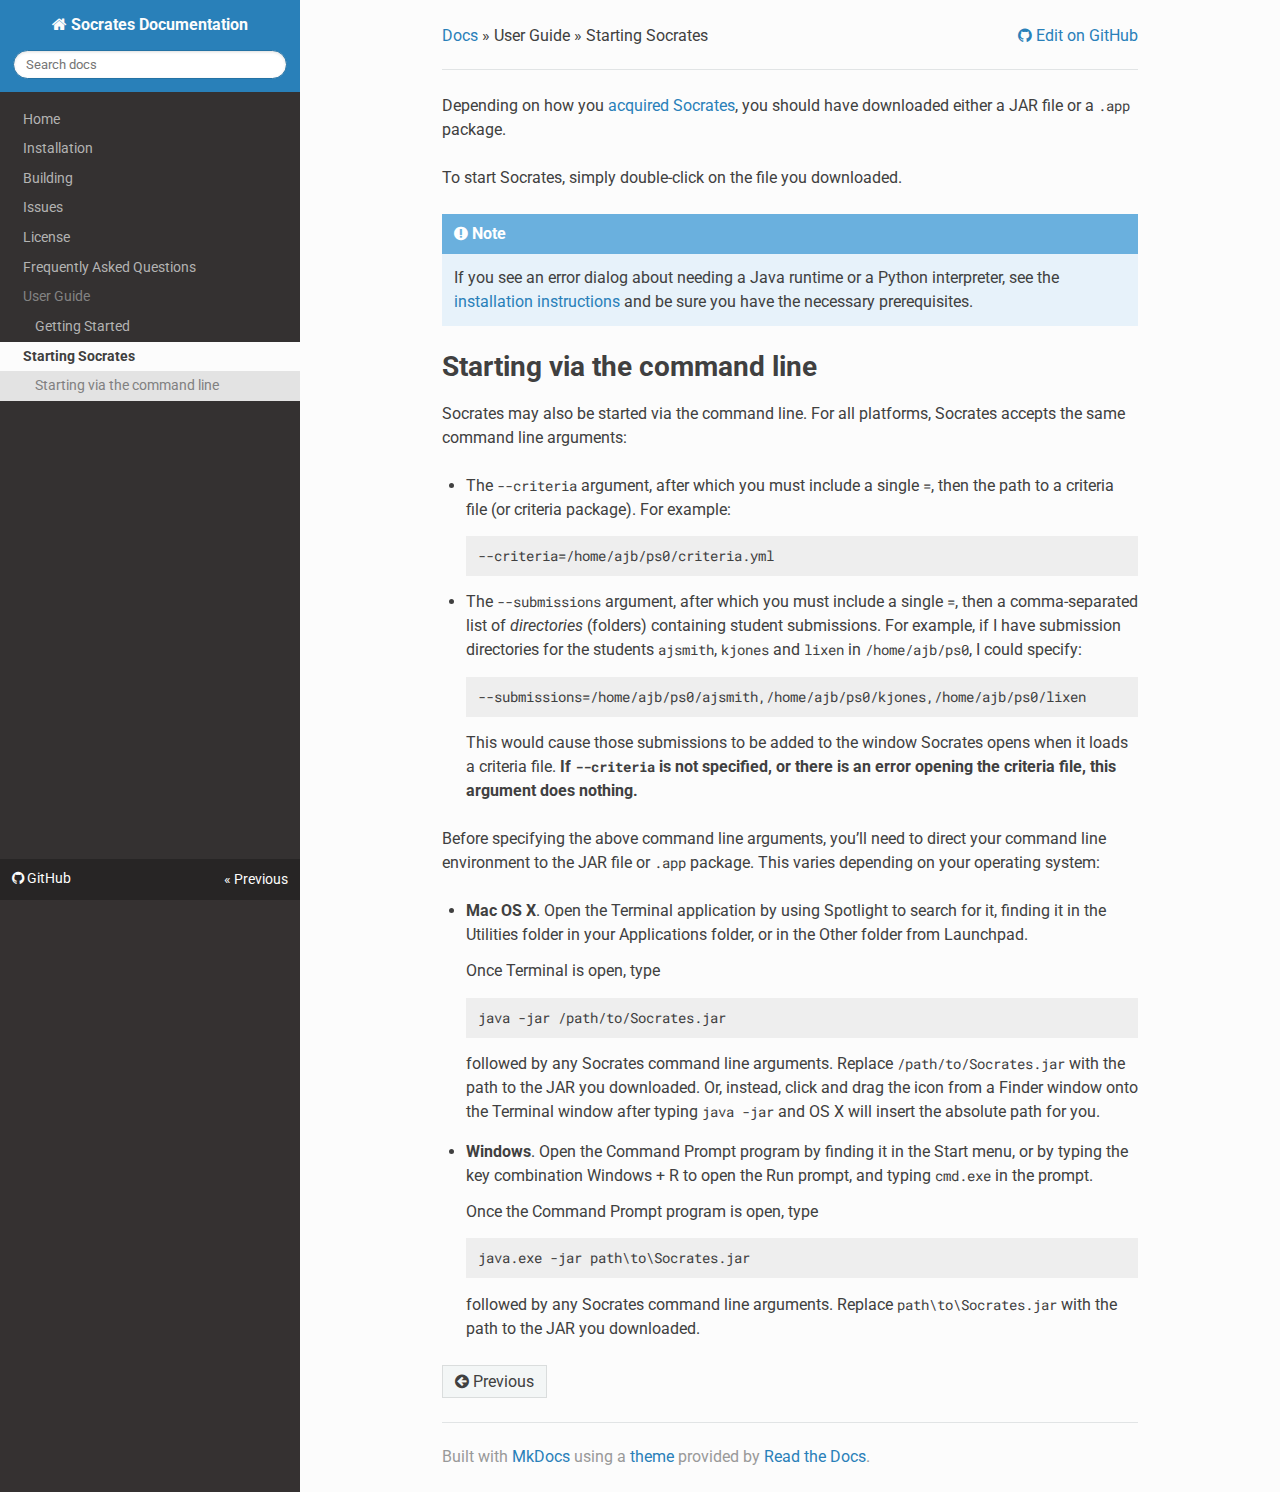
<file: user_guide/starting/index.html>
<!DOCTYPE html>
<!--[if IE 8]><html class="no-js lt-ie9" lang="en" > <![endif]-->
<!--[if gt IE 8]><!--> <html class="no-js" lang="en" > <!--<![endif]-->
<head>
  <meta charset="utf-8">
  <meta http-equiv="X-UA-Compatible" content="IE=edge">
  <meta name="viewport" content="width=device-width, initial-scale=1.0">
  
  
  
  <title>Starting Socrates - Socrates Documentation</title>
  

  <link rel="shortcut icon" href="../../img/favicon.ico">

  
  <link href='https://fonts.googleapis.com/css?family=Lato:400,700|Roboto+Slab:400,700|Inconsolata:400,700' rel='stylesheet' type='text/css'>

  <link rel="stylesheet" href="../../css/theme.css" type="text/css" />
  <link rel="stylesheet" href="../../css/theme_extra.css" type="text/css" />
  <link rel="stylesheet" href="../../css/highlight.css">
  <link href="../../extra.css" rel="stylesheet">

  
  <script>
    // Current page data
    var mkdocs_page_name = "Starting Socrates";
    var mkdocs_page_input_path = "user_guide/starting.md";
    var mkdocs_page_url = "/user_guide/starting/";
  </script>
  
  <script src="../../js/jquery-2.1.1.min.js"></script>
  <script src="../../js/modernizr-2.8.3.min.js"></script>
  <script type="text/javascript" src="../../js/highlight.pack.js"></script>
  <script src="../../js/theme.js"></script> 

  
</head>

<body class="wy-body-for-nav" role="document">

  <div class="wy-grid-for-nav">

    
    <nav data-toggle="wy-nav-shift" class="wy-nav-side stickynav">
      <div class="wy-side-nav-search">
        <a href="../.." class="icon icon-home"> Socrates Documentation</a>
        <div role="search">
  <form id ="rtd-search-form" class="wy-form" action="../../search.html" method="get">
    <input type="text" name="q" placeholder="Search docs" />
  </form>
</div>
      </div>

      <div class="wy-menu wy-menu-vertical" data-spy="affix" role="navigation" aria-label="main navigation">
        <ul class="current">
          
            <li>
    <li class="toctree-l1 ">
        <a class="" href="../..">Home</a>
        
    </li>
<li>
          
            <li>
    <li class="toctree-l1 ">
        <a class="" href="../../installation/">Installation</a>
        
    </li>
<li>
          
            <li>
    <li class="toctree-l1 ">
        <a class="" href="../../building/">Building</a>
        
    </li>
<li>
          
            <li>
    <li class="toctree-l1 ">
        <a class="" href="../../issues/">Issues</a>
        
    </li>
<li>
          
            <li>
    <li class="toctree-l1 ">
        <a class="" href="../../license/">License</a>
        
    </li>
<li>
          
            <li>
    <li class="toctree-l1 ">
        <a class="" href="../../faq/">Frequently Asked Questions</a>
        
    </li>
<li>
          
            <li>
    <ul class="subnav">
    <li><span>User Guide</span></li>

        
            
    <li class="toctree-l1 ">
        <a class="" href="../">Getting Started</a>
        
    </li>

        
            
    <li class="toctree-l1 current">
        <a class="current" href="./">Starting Socrates</a>
        
            <ul>
            
                <li class="toctree-l3"><a href="#starting-via-the-command-line">Starting via the command line</a></li>
                
            
            </ul>
        
    </li>

        
    </ul>
<li>
          
        </ul>
      </div>
      &nbsp;
    </nav>

    <section data-toggle="wy-nav-shift" class="wy-nav-content-wrap">

      
      <nav class="wy-nav-top" role="navigation" aria-label="top navigation">
        <i data-toggle="wy-nav-top" class="fa fa-bars"></i>
        <a href="../..">Socrates Documentation</a>
      </nav>

      
      <div class="wy-nav-content">
        <div class="rst-content">
          <div role="navigation" aria-label="breadcrumbs navigation">
  <ul class="wy-breadcrumbs">
    <li><a href="../..">Docs</a> &raquo;</li>
    
      
        
          <li>User Guide &raquo;</li>
        
      
    
    <li>Starting Socrates</li>
    <li class="wy-breadcrumbs-aside">
      
        
          <a href="https://github.com/abreen/Socrates" class="icon icon-github"> Edit on GitHub</a>
        
      
    </li>
  </ul>
  <hr/>
</div>
          <div role="main">
            <div class="section">
              
                <p>Depending on how you <a href="../../installation/">acquired Socrates</a>, you should have
downloaded either a JAR file or a <code>.app</code> package.</p>
<p>To start Socrates, simply double-click on the file you downloaded.</p>
<div class="admonition note">
<p class="admonition-title">Note</p>
<p>If you see an error dialog about needing a Java runtime or a Python
interpreter, see the <a href="../../installation/">installation instructions</a> and
be sure you have the necessary prerequisites.</p>
</div>
<h1 id="starting-via-the-command-line">Starting via the command line</h1>
<p>Socrates may also be started via the command line. For all platforms, Socrates
accepts the same command line arguments:</p>
<ul>
<li>
<p>The <code>--criteria</code> argument, after which you must include a single <code>=</code>, then
    the path to a criteria file (or criteria package). For example:</p>
<div class="codehilite"><pre>--criteria=/home/ajb/ps0/criteria.yml
</pre></div>


</li>
<li>
<p>The <code>--submissions</code> argument, after which you must include a single <code>=</code>,
    then a comma-separated list of <em>directories</em> (folders) containing student
    submissions. For example, if I have submission directories for the students
    <code>ajsmith</code>, <code>kjones</code> and <code>lixen</code> in <code>/home/ajb/ps0</code>, I could specify:</p>
<div class="codehilite"><pre>--submissions=/home/ajb/ps0/ajsmith,/home/ajb/ps0/kjones,/home/ajb/ps0/lixen
</pre></div>


<p>This would cause those submissions to be added to the window Socrates opens
when it loads a criteria file. <strong>If <code>--criteria</code> is not specified, or there
is an error opening the criteria file, this argument does nothing.</strong></p>
</li>
</ul>
<p>Before specifying the above command line arguments, you&rsquo;ll need to direct your
command line environment to the JAR file or <code>.app</code> package. This varies depending
on your operating system:</p>
<ul>
<li>
<p><strong>Mac OS X</strong>. Open the Terminal application by using Spotlight to search
    for it, finding it in the Utilities folder in your Applications folder, or
    in the Other folder from Launchpad.</p>
<p>Once Terminal is open, type</p>
<div class="codehilite"><pre>java -jar /path/to/Socrates.jar
</pre></div>


<p>followed by any Socrates command line arguments. Replace
<code>/path/to/Socrates.jar</code> with the path to the JAR you downloaded. Or,
instead, click and drag the icon from a Finder window onto the Terminal
window after typing <code>java -jar</code> and OS X will insert the absolute path for
you.</p>
</li>
<li>
<p><strong>Windows</strong>. Open the Command Prompt program by finding it in the Start
    menu, or by typing the key combination Windows + R to open the Run prompt,
    and typing <code>cmd.exe</code> in the prompt.</p>
<p>Once the Command Prompt program is open, type</p>
<div class="codehilite"><pre>java.exe -jar path\to\Socrates.jar
</pre></div>


<p>followed by any Socrates command line arguments. Replace
<code>path\to\Socrates.jar</code> with the path to the JAR you downloaded.</p>
</li>
</ul>
              
            </div>
          </div>
          <footer>
  
    <div class="rst-footer-buttons" role="navigation" aria-label="footer navigation">
      
      
        <a href="../" class="btn btn-neutral" title="Getting Started"><span class="icon icon-circle-arrow-left"></span> Previous</a>
      
    </div>
  

  <hr/>

  <div role="contentinfo">
    <!-- Copyright etc -->
    
  </div>

  Built with <a href="http://www.mkdocs.org">MkDocs</a> using a <a href="https://github.com/snide/sphinx_rtd_theme">theme</a> provided by <a href="https://readthedocs.org">Read the Docs</a>.
</footer>
	  
        </div>
      </div>

    </section>

  </div>

<div class="rst-versions" role="note" style="cursor: pointer">
    <span class="rst-current-version" data-toggle="rst-current-version">
      
          <a href="https://github.com/abreen/Socrates" class="icon icon-github" style="float: left; color: #fcfcfc"> GitHub</a>
      
      
        <span><a href="../" style="color: #fcfcfc;">&laquo; Previous</a></span>
      
      
    </span>
</div>

</body>
</html>
</file>
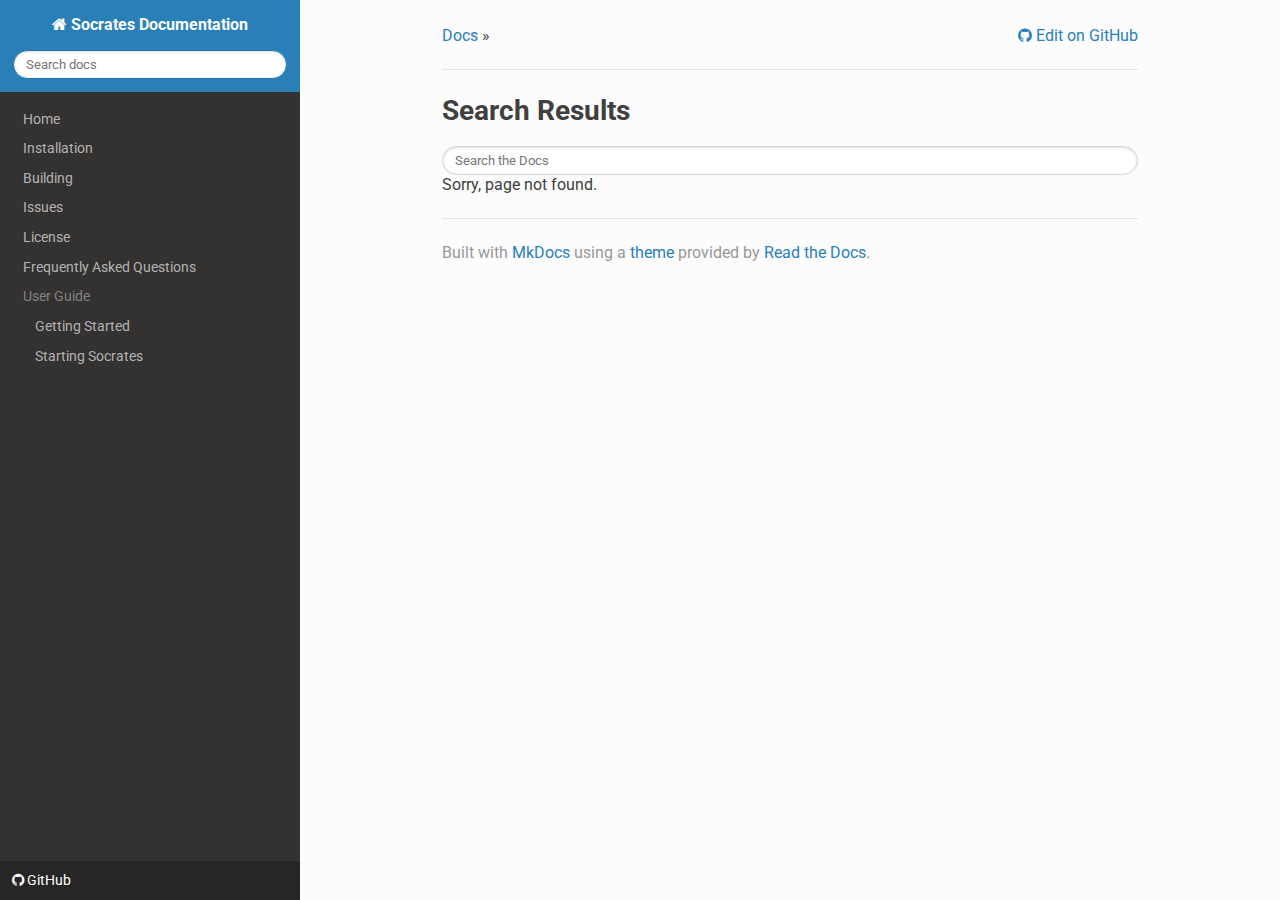
<file: search.html>
<!DOCTYPE html>
<!--[if IE 8]><html class="no-js lt-ie9" lang="en" > <![endif]-->
<!--[if gt IE 8]><!--> <html class="no-js" lang="en" > <!--<![endif]-->
<head>
  <meta charset="utf-8">
  <meta http-equiv="X-UA-Compatible" content="IE=edge">
  <meta name="viewport" content="width=device-width, initial-scale=1.0">
  <meta name="description" content="Documentation for Socrates, the grading automation program.">
  
  
  <title>Socrates Documentation</title>
  

  <link rel="shortcut icon" href="./img/favicon.ico">

  
  <link href='https://fonts.googleapis.com/css?family=Lato:400,700|Roboto+Slab:400,700|Inconsolata:400,700' rel='stylesheet' type='text/css'>

  <link rel="stylesheet" href="./css/theme.css" type="text/css" />
  <link rel="stylesheet" href="./css/theme_extra.css" type="text/css" />
  <link rel="stylesheet" href="./css/highlight.css">
  <link href="./extra.css" rel="stylesheet">

  
  <script src="./js/jquery-2.1.1.min.js"></script>
  <script src="./js/modernizr-2.8.3.min.js"></script>
  <script type="text/javascript" src="./js/highlight.pack.js"></script>
  <script src="./js/theme.js"></script>
  <script>var base_url = '.';</script>
  <script data-main="./mkdocs/js/search.js" src="./mkdocs/js/require.js"></script>


  
</head>

<body class="wy-body-for-nav" role="document">

  <div class="wy-grid-for-nav">

    
    <nav data-toggle="wy-nav-shift" class="wy-nav-side stickynav">
      <div class="wy-side-nav-search">
        <a href="." class="icon icon-home"> Socrates Documentation</a>
        <div role="search">
  <form id ="rtd-search-form" class="wy-form" action="./search.html" method="get">
    <input type="text" name="q" placeholder="Search docs" />
  </form>
</div>
      </div>

      <div class="wy-menu wy-menu-vertical" data-spy="affix" role="navigation" aria-label="main navigation">
        <ul class="current">
          
            <li>
    <li class="toctree-l1 ">
        <a class="" href=".">Home</a>
        
    </li>
<li>
          
            <li>
    <li class="toctree-l1 ">
        <a class="" href="installation/">Installation</a>
        
    </li>
<li>
          
            <li>
    <li class="toctree-l1 ">
        <a class="" href="building/">Building</a>
        
    </li>
<li>
          
            <li>
    <li class="toctree-l1 ">
        <a class="" href="issues/">Issues</a>
        
    </li>
<li>
          
            <li>
    <li class="toctree-l1 ">
        <a class="" href="license/">License</a>
        
    </li>
<li>
          
            <li>
    <li class="toctree-l1 ">
        <a class="" href="faq/">Frequently Asked Questions</a>
        
    </li>
<li>
          
            <li>
    <ul class="subnav">
    <li><span>User Guide</span></li>

        
            
    <li class="toctree-l1 ">
        <a class="" href="user_guide/">Getting Started</a>
        
    </li>

        
            
    <li class="toctree-l1 ">
        <a class="" href="user_guide/starting/">Starting Socrates</a>
        
    </li>

        
    </ul>
<li>
          
        </ul>
      </div>
      &nbsp;
    </nav>

    <section data-toggle="wy-nav-shift" class="wy-nav-content-wrap">

      
      <nav class="wy-nav-top" role="navigation" aria-label="top navigation">
        <i data-toggle="wy-nav-top" class="fa fa-bars"></i>
        <a href=".">Socrates Documentation</a>
      </nav>

      
      <div class="wy-nav-content">
        <div class="rst-content">
          <div role="navigation" aria-label="breadcrumbs navigation">
  <ul class="wy-breadcrumbs">
    <li><a href=".">Docs</a> &raquo;</li>
    
    
    <li class="wy-breadcrumbs-aside">
      
        
          <a href="https://github.com/abreen/Socrates" class="icon icon-github"> Edit on GitHub</a>
        
      
    </li>
  </ul>
  <hr/>
</div>
          <div role="main">
            <div class="section">
              

  <h1 id="search">Search Results</h1>

  <form id="content_search" action="search.html">
    <span role="status" aria-live="polite" class="ui-helper-hidden-accessible"></span>
    <input name="q" id="mkdocs-search-query" type="text" class="search_input search-query ui-autocomplete-input" placeholder="Search the Docs" autocomplete="off" autofocus>
  </form>

  <div id="mkdocs-search-results">
    Sorry, page not found.
  </div>


            </div>
          </div>
          <footer>
  

  <hr/>

  <div role="contentinfo">
    <!-- Copyright etc -->
    
  </div>

  Built with <a href="http://www.mkdocs.org">MkDocs</a> using a <a href="https://github.com/snide/sphinx_rtd_theme">theme</a> provided by <a href="https://readthedocs.org">Read the Docs</a>.
</footer>
	  
        </div>
      </div>

    </section>

  </div>

<div class="rst-versions" role="note" style="cursor: pointer">
    <span class="rst-current-version" data-toggle="rst-current-version">
      
          <a href="https://github.com/abreen/Socrates" class="icon icon-github" style="float: left; color: #fcfcfc"> GitHub</a>
      
      
      
    </span>
</div>

</body>
</html>
</file>
<file: css/theme.css>
/*
 * This file is copied from the upstream ReadTheDocs Sphinx
 * theme. To aid upgradability this file should *not* be edited.
 * modifications we need should be included in theme_extra.css.
 *
 * https://github.com/rtfd/readthedocs.org/blob/master/media/css/sphinx_rtd_theme.css
 */

*{-webkit-box-sizing:border-box;-moz-box-sizing:border-box;box-sizing:border-box}article,aside,details,figcaption,figure,footer,header,hgroup,nav,section{display:block}audio,canvas,video{display:inline-block;*display:inline;*zoom:1}audio:not([controls]){display:none}[hidden]{display:none}*{-webkit-box-sizing:border-box;-moz-box-sizing:border-box;box-sizing:border-box}html{font-size:100%;-webkit-text-size-adjust:100%;-ms-text-size-adjust:100%}body{margin:0}a:hover,a:active{outline:0}abbr[title]{border-bottom:1px dotted}b,strong{font-weight:bold}blockquote{margin:0}dfn{font-style:italic}ins{background:#ff9;color:#000;text-decoration:none}mark{background:#ff0;color:#000;font-style:italic;font-weight:bold}pre,code,.rst-content tt,kbd,samp{font-family:monospace,serif;_font-family:"courier new",monospace;font-size:1em}pre{white-space:pre}q{quotes:none}q:before,q:after{content:"";content:none}small{font-size:85%}sub,sup{font-size:75%;line-height:0;position:relative;vertical-align:baseline}sup{top:-0.5em}sub{bottom:-0.25em}ul,ol,dl{margin:0;padding:0;list-style:none;list-style-image:none}li{list-style:none}dd{margin:0}img{border:0;-ms-interpolation-mode:bicubic;vertical-align:middle;max-width:100%}svg:not(:root){overflow:hidden}figure{margin:0}form{margin:0}fieldset{border:0;margin:0;padding:0}label{cursor:pointer}legend{border:0;*margin-left:-7px;padding:0;white-space:normal}button,input,select,textarea{font-size:100%;margin:0;vertical-align:baseline;*vertical-align:middle}button,input{line-height:normal}button,input[type="button"],input[type="reset"],input[type="submit"]{cursor:pointer;-webkit-appearance:button;*overflow:visible}button[disabled],input[disabled]{cursor:default}input[type="checkbox"],input[type="radio"]{box-sizing:border-box;padding:0;*width:13px;*height:13px}input[type="search"]{-webkit-appearance:textfield;-moz-box-sizing:content-box;-webkit-box-sizing:content-box;box-sizing:content-box}input[type="search"]::-webkit-search-decoration,input[type="search"]::-webkit-search-cancel-button{-webkit-appearance:none}button::-moz-focus-inner,input::-moz-focus-inner{border:0;padding:0}textarea{overflow:auto;vertical-align:top;resize:vertical}table{border-collapse:collapse;border-spacing:0}td{vertical-align:top}.chromeframe{margin:0.2em 0;background:#ccc;color:#000;padding:0.2em 0}.ir{display:block;border:0;text-indent:-999em;overflow:hidden;background-color:transparent;background-repeat:no-repeat;text-align:left;direction:ltr;*line-height:0}.ir br{display:none}.hidden{display:none !important;visibility:hidden}.visuallyhidden{border:0;clip:rect(0 0 0 0);height:1px;margin:-1px;overflow:hidden;padding:0;position:absolute;width:1px}.visuallyhidden.focusable:active,.visuallyhidden.focusable:focus{clip:auto;height:auto;margin:0;overflow:visible;position:static;width:auto}.invisible{visibility:hidden}.relative{position:relative}big,small{font-size:100%}@media print{html,body,section{background:none !important}*{box-shadow:none !important;text-shadow:none !important;filter:none !important;-ms-filter:none !important}a,a:visited{text-decoration:underline}.ir a:after,a[href^="javascript:"]:after,a[href^="#"]:after{content:""}pre,blockquote{page-break-inside:avoid}thead{display:table-header-group}tr,img{page-break-inside:avoid}img{max-width:100% !important}@page{margin:0.5cm}p,h2,h3{orphans:3;widows:3}h2,h3{page-break-after:avoid}}.fa:before,.rst-content .admonition-title:before,.rst-content h1 .headerlink:before,.rst-content h2 .headerlink:before,.rst-content h3 .headerlink:before,.rst-content h4 .headerlink:before,.rst-content h5 .headerlink:before,.rst-content h6 .headerlink:before,.rst-content dl dt .headerlink:before,.icon:before,.wy-dropdown .caret:before,.wy-inline-validate.wy-inline-validate-success .wy-input-context:before,.wy-inline-validate.wy-inline-validate-danger .wy-input-context:before,.wy-inline-validate.wy-inline-validate-warning .wy-input-context:before,.wy-inline-validate.wy-inline-validate-info .wy-input-context:before,.wy-alert,.rst-content .note,.rst-content .attention,.rst-content .caution,.rst-content .danger,.rst-content .error,.rst-content .hint,.rst-content .important,.rst-content .tip,.rst-content .warning,.rst-content .seealso,.rst-content .admonition-todo,.btn,input[type="text"],input[type="password"],input[type="email"],input[type="url"],input[type="date"],input[type="month"],input[type="time"],input[type="datetime"],input[type="datetime-local"],input[type="week"],input[type="number"],input[type="search"],input[type="tel"],input[type="color"],select,textarea,.wy-menu-vertical li.on a,.wy-menu-vertical li.current>a,.wy-side-nav-search>a,.wy-side-nav-search .wy-dropdown>a,.wy-nav-top a{-webkit-font-smoothing:antialiased}.clearfix{*zoom:1}.clearfix:before,.clearfix:after{display:table;content:""}.clearfix:after{clear:both}/*!
 *  Font Awesome 4.1.0 by @davegandy - http://fontawesome.io - @fontawesome
 *  License - http://fontawesome.io/license (Font: SIL OFL 1.1, CSS: MIT License)
 */@font-face{font-family:'FontAwesome';src:url("../fonts/fontawesome-webfont.eot?v=4.1.0");src:url("../fonts/fontawesome-webfont.eot?#iefix&v=4.1.0") format("embedded-opentype"),url("../fonts/fontawesome-webfont.woff?v=4.1.0") format("woff"),url("../fonts/fontawesome-webfont.ttf?v=4.1.0") format("truetype"),url("../fonts/fontawesome-webfont.svg?v=4.1.0#fontawesomeregular") format("svg");font-weight:normal;font-style:normal}.fa,.rst-content .admonition-title,.rst-content h1 .headerlink,.rst-content h2 .headerlink,.rst-content h3 .headerlink,.rst-content h4 .headerlink,.rst-content h5 .headerlink,.rst-content h6 .headerlink,.rst-content dl dt .headerlink,.icon{display:inline-block;font-family:FontAwesome;font-style:normal;font-weight:normal;line-height:1;-webkit-font-smoothing:antialiased;-moz-osx-font-smoothing:grayscale}.fa-lg{font-size:1.33333em;line-height:0.75em;vertical-align:-15%}.fa-2x{font-size:2em}.fa-3x{font-size:3em}.fa-4x{font-size:4em}.fa-5x{font-size:5em}.fa-fw{width:1.28571em;text-align:center}.fa-ul{padding-left:0;margin-left:2.14286em;list-style-type:none}.fa-ul>li{position:relative}.fa-li{position:absolute;left:-2.14286em;width:2.14286em;top:0.14286em;text-align:center}.fa-li.fa-lg{left:-1.85714em}.fa-border{padding:.2em .25em .15em;border:solid 0.08em #eee;border-radius:.1em}.pull-right{float:right}.pull-left{float:left}.fa.pull-left,.rst-content .pull-left.admonition-title,.rst-content h1 .pull-left.headerlink,.rst-content h2 .pull-left.headerlink,.rst-content h3 .pull-left.headerlink,.rst-content h4 .pull-left.headerlink,.rst-content h5 .pull-left.headerlink,.rst-content h6 .pull-left.headerlink,.rst-content dl dt .pull-left.headerlink,.pull-left.icon{margin-right:.3em}.fa.pull-right,.rst-content .pull-right.admonition-title,.rst-content h1 .pull-right.headerlink,.rst-content h2 .pull-right.headerlink,.rst-content h3 .pull-right.headerlink,.rst-content h4 .pull-right.headerlink,.rst-content h5 .pull-right.headerlink,.rst-content h6 .pull-right.headerlink,.rst-content dl dt .pull-right.headerlink,.pull-right.icon{margin-left:.3em}.fa-spin{-webkit-animation:spin 2s infinite linear;-moz-animation:spin 2s infinite linear;-o-animation:spin 2s infinite linear;animation:spin 2s infinite linear}@-moz-keyframes spin{0%{-moz-transform:rotate(0deg)}100%{-moz-transform:rotate(359deg)}}@-webkit-keyframes spin{0%{-webkit-transform:rotate(0deg)}100%{-webkit-transform:rotate(359deg)}}@-o-keyframes spin{0%{-o-transform:rotate(0deg)}100%{-o-transform:rotate(359deg)}}@keyframes spin{0%{-webkit-transform:rotate(0deg);transform:rotate(0deg)}100%{-webkit-transform:rotate(359deg);transform:rotate(359deg)}}.fa-rotate-90{filter:progid:DXImageTransform.Microsoft.BasicImage(rotation=1);-webkit-transform:rotate(90deg);-moz-transform:rotate(90deg);-ms-transform:rotate(90deg);-o-transform:rotate(90deg);transform:rotate(90deg)}.fa-rotate-180{filter:progid:DXImageTransform.Microsoft.BasicImage(rotation=2);-webkit-transform:rotate(180deg);-moz-transform:rotate(180deg);-ms-transform:rotate(180deg);-o-transform:rotate(180deg);transform:rotate(180deg)}.fa-rotate-270{filter:progid:DXImageTransform.Microsoft.BasicImage(rotation=3);-webkit-transform:rotate(270deg);-moz-transform:rotate(270deg);-ms-transform:rotate(270deg);-o-transform:rotate(270deg);transform:rotate(270deg)}.fa-flip-horizontal{filter:progid:DXImageTransform.Microsoft.BasicImage(rotation=0);-webkit-transform:scale(-1, 1);-moz-transform:scale(-1, 1);-ms-transform:scale(-1, 1);-o-transform:scale(-1, 1);transform:scale(-1, 1)}.fa-flip-vertical{filter:progid:DXImageTransform.Microsoft.BasicImage(rotation=2);-webkit-transform:scale(1, -1);-moz-transform:scale(1, -1);-ms-transform:scale(1, -1);-o-transform:scale(1, -1);transform:scale(1, -1)}.fa-stack{position:relative;display:inline-block;width:2em;height:2em;line-height:2em;vertical-align:middle}.fa-stack-1x,.fa-stack-2x{position:absolute;left:0;width:100%;text-align:center}.fa-stack-1x{line-height:inherit}.fa-stack-2x{font-size:2em}.fa-inverse{color:#fff}.fa-glass:before{content:""}.fa-music:before{content:""}.fa-search:before,.icon-search:before{content:""}.fa-envelope-o:before{content:""}.fa-heart:before{content:""}.fa-star:before{content:""}.fa-star-o:before{content:""}.fa-user:before{content:""}.fa-film:before{content:""}.fa-th-large:before{content:""}.fa-th:before{content:""}.fa-th-list:before{content:""}.fa-check:before{content:""}.fa-times:before{content:""}.fa-search-plus:before{content:""}.fa-search-minus:before{content:""}.fa-power-off:before{content:""}.fa-signal:before{content:""}.fa-gear:before,.fa-cog:before{content:""}.fa-trash-o:before{content:""}.fa-home:before,.icon-home:before{content:""}.fa-file-o:before{content:""}.fa-clock-o:before{content:""}.fa-road:before{content:""}.fa-download:before{content:""}.fa-arrow-circle-o-down:before{content:""}.fa-arrow-circle-o-up:before{content:""}.fa-inbox:before{content:""}.fa-play-circle-o:before{content:""}.fa-rotate-right:before,.fa-repeat:before{content:""}.fa-refresh:before{content:""}.fa-list-alt:before{content:""}.fa-lock:before{content:""}.fa-flag:before{content:""}.fa-headphones:before{content:""}.fa-volume-off:before{content:""}.fa-volume-down:before{content:""}.fa-volume-up:before{content:""}.fa-qrcode:before{content:""}.fa-barcode:before{content:""}.fa-tag:before{content:""}.fa-tags:before{content:""}.fa-book:before,.icon-book:before{content:""}.fa-bookmark:before{content:""}.fa-print:before{content:""}.fa-camera:before{content:""}.fa-font:before{content:""}.fa-bold:before{content:""}.fa-italic:before{content:""}.fa-text-height:before{content:""}.fa-text-width:before{content:""}.fa-align-left:before{content:""}.fa-align-center:before{content:""}.fa-align-right:before{content:""}.fa-align-justify:before{content:""}.fa-list:before{content:""}.fa-dedent:before,.fa-outdent:before{content:""}.fa-indent:before{content:""}.fa-video-camera:before{content:""}.fa-photo:before,.fa-image:before,.fa-picture-o:before{content:""}.fa-pencil:before{content:""}.fa-map-marker:before{content:""}.fa-adjust:before{content:""}.fa-tint:before{content:""}.fa-edit:before,.fa-pencil-square-o:before{content:""}.fa-share-square-o:before{content:""}.fa-check-square-o:before{content:""}.fa-arrows:before{content:""}.fa-step-backward:before{content:""}.fa-fast-backward:before{content:""}.fa-backward:before{content:""}.fa-play:before{content:""}.fa-pause:before{content:""}.fa-stop:before{content:""}.fa-forward:before{content:""}.fa-fast-forward:before{content:""}.fa-step-forward:before{content:""}.fa-eject:before{content:""}.fa-chevron-left:before{content:""}.fa-chevron-right:before{content:""}.fa-plus-circle:before{content:""}.fa-minus-circle:before{content:""}.fa-times-circle:before,.wy-inline-validate.wy-inline-validate-danger .wy-input-context:before{content:""}.fa-check-circle:before,.wy-inline-validate.wy-inline-validate-success .wy-input-context:before{content:""}.fa-question-circle:before{content:""}.fa-info-circle:before{content:""}.fa-crosshairs:before{content:""}.fa-times-circle-o:before{content:""}.fa-check-circle-o:before{content:""}.fa-ban:before{content:""}.fa-arrow-left:before{content:""}.fa-arrow-right:before{content:""}.fa-arrow-up:before{content:""}.fa-arrow-down:before{content:""}.fa-mail-forward:before,.fa-share:before{content:""}.fa-expand:before{content:""}.fa-compress:before{content:""}.fa-plus:before{content:""}.fa-minus:before{content:""}.fa-asterisk:before{content:""}.fa-exclamation-circle:before,.wy-inline-validate.wy-inline-validate-warning .wy-input-context:before,.wy-inline-validate.wy-inline-validate-info .wy-input-context:before,.rst-content .admonition-title:before{content:""}.fa-gift:before{content:""}.fa-leaf:before{content:""}.fa-fire:before,.icon-fire:before{content:""}.fa-eye:before{content:""}.fa-eye-slash:before{content:""}.fa-warning:before,.fa-exclamation-triangle:before{content:""}.fa-plane:before{content:""}.fa-calendar:before{content:""}.fa-random:before{content:""}.fa-comment:before{content:""}.fa-magnet:before{content:""}.fa-chevron-up:before{content:""}.fa-chevron-down:before{content:""}.fa-retweet:before{content:""}.fa-shopping-cart:before{content:""}.fa-folder:before{content:""}.fa-folder-open:before{content:""}.fa-arrows-v:before{content:""}.fa-arrows-h:before{content:""}.fa-bar-chart-o:before{content:""}.fa-twitter-square:before{content:""}.fa-facebook-square:before{content:""}.fa-camera-retro:before{content:""}.fa-key:before{content:""}.fa-gears:before,.fa-cogs:before{content:""}.fa-comments:before{content:""}.fa-thumbs-o-up:before{content:""}.fa-thumbs-o-down:before{content:""}.fa-star-half:before{content:""}.fa-heart-o:before{content:""}.fa-sign-out:before{content:""}.fa-linkedin-square:before{content:""}.fa-thumb-tack:before{content:""}.fa-external-link:before{content:""}.fa-sign-in:before{content:""}.fa-trophy:before{content:""}.fa-github-square:before{content:""}.fa-upload:before{content:""}.fa-lemon-o:before{content:""}.fa-phone:before{content:""}.fa-square-o:before{content:""}.fa-bookmark-o:before{content:""}.fa-phone-square:before{content:""}.fa-twitter:before{content:""}.fa-facebook:before{content:""}.fa-github:before,.icon-github:before{content:""}.fa-unlock:before{content:""}.fa-credit-card:before{content:""}.fa-rss:before{content:""}.fa-hdd-o:before{content:""}.fa-bullhorn:before{content:""}.fa-bell:before{content:""}.fa-certificate:before{content:""}.fa-hand-o-right:before{content:""}.fa-hand-o-left:before{content:""}.fa-hand-o-up:before{content:""}.fa-hand-o-down:before{content:""}.fa-arrow-circle-left:before,.icon-circle-arrow-left:before{content:""}.fa-arrow-circle-right:before,.icon-circle-arrow-right:before{content:""}.fa-arrow-circle-up:before{content:""}.fa-arrow-circle-down:before{content:""}.fa-globe:before{content:""}.fa-wrench:before{content:""}.fa-tasks:before{content:""}.fa-filter:before{content:""}.fa-briefcase:before{content:""}.fa-arrows-alt:before{content:""}.fa-group:before,.fa-users:before{content:""}.fa-chain:before,.fa-link:before,.icon-link:before{content:""}.fa-cloud:before{content:""}.fa-flask:before{content:""}.fa-cut:before,.fa-scissors:before{content:""}.fa-copy:before,.fa-files-o:before{content:""}.fa-paperclip:before{content:""}.fa-save:before,.fa-floppy-o:before{content:""}.fa-square:before{content:""}.fa-navicon:before,.fa-reorder:before,.fa-bars:before{content:""}.fa-list-ul:before{content:""}.fa-list-ol:before{content:""}.fa-strikethrough:before{content:""}.fa-underline:before{content:""}.fa-table:before{content:""}.fa-magic:before{content:""}.fa-truck:before{content:""}.fa-pinterest:before{content:""}.fa-pinterest-square:before{content:""}.fa-google-plus-square:before{content:""}.fa-google-plus:before{content:""}.fa-money:before{content:""}.fa-caret-down:before,.wy-dropdown .caret:before,.icon-caret-down:before{content:""}.fa-caret-up:before{content:""}.fa-caret-left:before{content:""}.fa-caret-right:before{content:""}.fa-columns:before{content:""}.fa-unsorted:before,.fa-sort:before{content:""}.fa-sort-down:before,.fa-sort-desc:before{content:""}.fa-sort-up:before,.fa-sort-asc:before{content:""}.fa-envelope:before{content:""}.fa-linkedin:before{content:""}.fa-rotate-left:before,.fa-undo:before{content:""}.fa-legal:before,.fa-gavel:before{content:""}.fa-dashboard:before,.fa-tachometer:before{content:""}.fa-comment-o:before{content:""}.fa-comments-o:before{content:""}.fa-flash:before,.fa-bolt:before{content:""}.fa-sitemap:before{content:""}.fa-umbrella:before{content:""}.fa-paste:before,.fa-clipboard:before{content:""}.fa-lightbulb-o:before{content:""}.fa-exchange:before{content:""}.fa-cloud-download:before{content:""}.fa-cloud-upload:before{content:""}.fa-user-md:before{content:""}.fa-stethoscope:before{content:""}.fa-suitcase:before{content:""}.fa-bell-o:before{content:""}.fa-coffee:before{content:""}.fa-cutlery:before{content:""}.fa-file-text-o:before{content:""}.fa-building-o:before{content:""}.fa-hospital-o:before{content:""}.fa-ambulance:before{content:""}.fa-medkit:before{content:""}.fa-fighter-jet:before{content:""}.fa-beer:before{content:""}.fa-h-square:before{content:""}.fa-plus-square:before{content:""}.fa-angle-double-left:before{content:""}.fa-angle-double-right:before{content:""}.fa-angle-double-up:before{content:""}.fa-angle-double-down:before{content:""}.fa-angle-left:before{content:""}.fa-angle-right:before{content:""}.fa-angle-up:before{content:""}.fa-angle-down:before{content:""}.fa-desktop:before{content:""}.fa-laptop:before{content:""}.fa-tablet:before{content:""}.fa-mobile-phone:before,.fa-mobile:before{content:""}.fa-circle-o:before{content:""}.fa-quote-left:before{content:""}.fa-quote-right:before{content:""}.fa-spinner:before{content:""}.fa-circle:before{content:""}.fa-mail-reply:before,.fa-reply:before{content:""}.fa-github-alt:before{content:""}.fa-folder-o:before{content:""}.fa-folder-open-o:before{content:""}.fa-smile-o:before{content:""}.fa-frown-o:before{content:""}.fa-meh-o:before{content:""}.fa-gamepad:before{content:""}.fa-keyboard-o:before{content:""}.fa-flag-o:before{content:""}.fa-flag-checkered:before{content:""}.fa-terminal:before{content:""}.fa-code:before{content:""}.fa-mail-reply-all:before,.fa-reply-all:before{content:""}.fa-star-half-empty:before,.fa-star-half-full:before,.fa-star-half-o:before{content:""}.fa-location-arrow:before{content:""}.fa-crop:before{content:""}.fa-code-fork:before{content:""}.fa-unlink:before,.fa-chain-broken:before{content:""}.fa-question:before{content:""}.fa-info:before{content:""}.fa-exclamation:before{content:""}.fa-superscript:before{content:""}.fa-subscript:before{content:""}.fa-eraser:before{content:""}.fa-puzzle-piece:before{content:""}.fa-microphone:before{content:""}.fa-microphone-slash:before{content:""}.fa-shield:before{content:""}.fa-calendar-o:before{content:""}.fa-fire-extinguisher:before{content:""}.fa-rocket:before{content:""}.fa-maxcdn:before{content:""}.fa-chevron-circle-left:before{content:""}.fa-chevron-circle-right:before{content:""}.fa-chevron-circle-up:before{content:""}.fa-chevron-circle-down:before{content:""}.fa-html5:before{content:""}.fa-css3:before{content:""}.fa-anchor:before{content:""}.fa-unlock-alt:before{content:""}.fa-bullseye:before{content:""}.fa-ellipsis-h:before{content:""}.fa-ellipsis-v:before{content:""}.fa-rss-square:before{content:""}.fa-play-circle:before{content:""}.fa-ticket:before{content:""}.fa-minus-square:before{content:""}.fa-minus-square-o:before{content:""}.fa-level-up:before{content:""}.fa-level-down:before{content:""}.fa-check-square:before{content:""}.fa-pencil-square:before{content:""}.fa-external-link-square:before{content:""}.fa-share-square:before{content:""}.fa-compass:before{content:""}.fa-toggle-down:before,.fa-caret-square-o-down:before{content:""}.fa-toggle-up:before,.fa-caret-square-o-up:before{content:""}.fa-toggle-right:before,.fa-caret-square-o-right:before{content:""}.fa-euro:before,.fa-eur:before{content:""}.fa-gbp:before{content:""}.fa-dollar:before,.fa-usd:before{content:""}.fa-rupee:before,.fa-inr:before{content:""}.fa-cny:before,.fa-rmb:before,.fa-yen:before,.fa-jpy:before{content:""}.fa-ruble:before,.fa-rouble:before,.fa-rub:before{content:""}.fa-won:before,.fa-krw:before{content:""}.fa-bitcoin:before,.fa-btc:before{content:""}.fa-file:before{content:""}.fa-file-text:before{content:""}.fa-sort-alpha-asc:before{content:""}.fa-sort-alpha-desc:before{content:""}.fa-sort-amount-asc:before{content:""}.fa-sort-amount-desc:before{content:""}.fa-sort-numeric-asc:before{content:""}.fa-sort-numeric-desc:before{content:""}.fa-thumbs-up:before{content:""}.fa-thumbs-down:before{content:""}.fa-youtube-square:before{content:""}.fa-youtube:before{content:""}.fa-xing:before{content:""}.fa-xing-square:before{content:""}.fa-youtube-play:before{content:""}.fa-dropbox:before{content:""}.fa-stack-overflow:before{content:""}.fa-instagram:before{content:""}.fa-flickr:before{content:""}.fa-adn:before{content:""}.fa-bitbucket:before,.icon-bitbucket:before{content:""}.fa-bitbucket-square:before{content:""}.fa-tumblr:before{content:""}.fa-tumblr-square:before{content:""}.fa-long-arrow-down:before{content:""}.fa-long-arrow-up:before{content:""}.fa-long-arrow-left:before{content:""}.fa-long-arrow-right:before{content:""}.fa-apple:before{content:""}.fa-windows:before{content:""}.fa-android:before{content:""}.fa-linux:before{content:""}.fa-dribbble:before{content:""}.fa-skype:before{content:""}.fa-foursquare:before{content:""}.fa-trello:before{content:""}.fa-female:before{content:""}.fa-male:before{content:""}.fa-gittip:before{content:""}.fa-sun-o:before{content:""}.fa-moon-o:before{content:""}.fa-archive:before{content:""}.fa-bug:before{content:""}.fa-vk:before{content:""}.fa-weibo:before{content:""}.fa-renren:before{content:""}.fa-pagelines:before{content:""}.fa-stack-exchange:before{content:""}.fa-arrow-circle-o-right:before{content:""}.fa-arrow-circle-o-left:before{content:""}.fa-toggle-left:before,.fa-caret-square-o-left:before{content:""}.fa-dot-circle-o:before{content:""}.fa-wheelchair:before{content:""}.fa-vimeo-square:before{content:""}.fa-turkish-lira:before,.fa-try:before{content:""}.fa-plus-square-o:before{content:""}.fa-space-shuttle:before{content:""}.fa-slack:before{content:""}.fa-envelope-square:before{content:""}.fa-wordpress:before{content:""}.fa-openid:before{content:""}.fa-institution:before,.fa-bank:before,.fa-university:before{content:""}.fa-mortar-board:before,.fa-graduation-cap:before{content:""}.fa-yahoo:before{content:""}.fa-google:before{content:""}.fa-reddit:before{content:""}.fa-reddit-square:before{content:""}.fa-stumbleupon-circle:before{content:""}.fa-stumbleupon:before{content:""}.fa-delicious:before{content:""}.fa-digg:before{content:""}.fa-pied-piper-square:before,.fa-pied-piper:before{content:""}.fa-pied-piper-alt:before{content:""}.fa-drupal:before{content:""}.fa-joomla:before{content:""}.fa-language:before{content:""}.fa-fax:before{content:""}.fa-building:before{content:""}.fa-child:before{content:""}.fa-paw:before{content:""}.fa-spoon:before{content:""}.fa-cube:before{content:""}.fa-cubes:before{content:""}.fa-behance:before{content:""}.fa-behance-square:before{content:""}.fa-steam:before{content:""}.fa-steam-square:before{content:""}.fa-recycle:before{content:""}.fa-automobile:before,.fa-car:before{content:""}.fa-cab:before,.fa-taxi:before{content:""}.fa-tree:before{content:""}.fa-spotify:before{content:""}.fa-deviantart:before{content:""}.fa-soundcloud:before{content:""}.fa-database:before{content:""}.fa-file-pdf-o:before{content:""}.fa-file-word-o:before{content:""}.fa-file-excel-o:before{content:""}.fa-file-powerpoint-o:before{content:""}.fa-file-photo-o:before,.fa-file-picture-o:before,.fa-file-image-o:before{content:""}.fa-file-zip-o:before,.fa-file-archive-o:before{content:""}.fa-file-sound-o:before,.fa-file-audio-o:before{content:""}.fa-file-movie-o:before,.fa-file-video-o:before{content:""}.fa-file-code-o:before{content:""}.fa-vine:before{content:""}.fa-codepen:before{content:""}.fa-jsfiddle:before{content:""}.fa-life-bouy:before,.fa-life-saver:before,.fa-support:before,.fa-life-ring:before{content:""}.fa-circle-o-notch:before{content:""}.fa-ra:before,.fa-rebel:before{content:""}.fa-ge:before,.fa-empire:before{content:""}.fa-git-square:before{content:""}.fa-git:before{content:""}.fa-hacker-news:before{content:""}.fa-tencent-weibo:before{content:""}.fa-qq:before{content:""}.fa-wechat:before,.fa-weixin:before{content:""}.fa-send:before,.fa-paper-plane:before{content:""}.fa-send-o:before,.fa-paper-plane-o:before{content:""}.fa-history:before{content:""}.fa-circle-thin:before{content:""}.fa-header:before{content:""}.fa-paragraph:before{content:""}.fa-sliders:before{content:""}.fa-share-alt:before{content:""}.fa-share-alt-square:before{content:""}.fa-bomb:before{content:""}.fa,.rst-content .admonition-title,.rst-content h1 .headerlink,.rst-content h2 .headerlink,.rst-content h3 .headerlink,.rst-content h4 .headerlink,.rst-content h5 .headerlink,.rst-content h6 .headerlink,.rst-content dl dt .headerlink,.icon,.wy-dropdown .caret,.wy-inline-validate.wy-inline-validate-success .wy-input-context,.wy-inline-validate.wy-inline-validate-danger .wy-input-context,.wy-inline-validate.wy-inline-validate-warning .wy-input-context,.wy-inline-validate.wy-inline-validate-info .wy-input-context{font-family:inherit}.fa:before,.rst-content .admonition-title:before,.rst-content h1 .headerlink:before,.rst-content h2 .headerlink:before,.rst-content h3 .headerlink:before,.rst-content h4 .headerlink:before,.rst-content h5 .headerlink:before,.rst-content h6 .headerlink:before,.rst-content dl dt .headerlink:before,.icon:before,.wy-dropdown .caret:before,.wy-inline-validate.wy-inline-validate-success .wy-input-context:before,.wy-inline-validate.wy-inline-validate-danger .wy-input-context:before,.wy-inline-validate.wy-inline-validate-warning .wy-input-context:before,.wy-inline-validate.wy-inline-validate-info .wy-input-context:before{font-family:"FontAwesome";display:inline-block;font-style:normal;font-weight:normal;line-height:1;text-decoration:inherit}a .fa,a .rst-content .admonition-title,.rst-content a .admonition-title,a .rst-content h1 .headerlink,.rst-content h1 a .headerlink,a .rst-content h2 .headerlink,.rst-content h2 a .headerlink,a .rst-content h3 .headerlink,.rst-content h3 a .headerlink,a .rst-content h4 .headerlink,.rst-content h4 a .headerlink,a .rst-content h5 .headerlink,.rst-content h5 a .headerlink,a .rst-content h6 .headerlink,.rst-content h6 a .headerlink,a .rst-content dl dt .headerlink,.rst-content dl dt a .headerlink,a .icon{display:inline-block;text-decoration:inherit}.btn .fa,.btn .rst-content .admonition-title,.rst-content .btn .admonition-title,.btn .rst-content h1 .headerlink,.rst-content h1 .btn .headerlink,.btn .rst-content h2 .headerlink,.rst-content h2 .btn .headerlink,.btn .rst-content h3 .headerlink,.rst-content h3 .btn .headerlink,.btn .rst-content h4 .headerlink,.rst-content h4 .btn .headerlink,.btn .rst-content h5 .headerlink,.rst-content h5 .btn .headerlink,.btn .rst-content h6 .headerlink,.rst-content h6 .btn .headerlink,.btn .rst-content dl dt .headerlink,.rst-content dl dt .btn .headerlink,.btn .icon,.nav .fa,.nav .rst-content .admonition-title,.rst-content .nav .admonition-title,.nav .rst-content h1 .headerlink,.rst-content h1 .nav .headerlink,.nav .rst-content h2 .headerlink,.rst-content h2 .nav .headerlink,.nav .rst-content h3 .headerlink,.rst-content h3 .nav .headerlink,.nav .rst-content h4 .headerlink,.rst-content h4 .nav .headerlink,.nav .rst-content h5 .headerlink,.rst-content h5 .nav .headerlink,.nav .rst-content h6 .headerlink,.rst-content h6 .nav .headerlink,.nav .rst-content dl dt .headerlink,.rst-content dl dt .nav .headerlink,.nav .icon{display:inline}.btn .fa.fa-large,.btn .rst-content .fa-large.admonition-title,.rst-content .btn .fa-large.admonition-title,.btn .rst-content h1 .fa-large.headerlink,.rst-content h1 .btn .fa-large.headerlink,.btn .rst-content h2 .fa-large.headerlink,.rst-content h2 .btn .fa-large.headerlink,.btn .rst-content h3 .fa-large.headerlink,.rst-content h3 .btn .fa-large.headerlink,.btn .rst-content h4 .fa-large.headerlink,.rst-content h4 .btn .fa-large.headerlink,.btn .rst-content h5 .fa-large.headerlink,.rst-content h5 .btn .fa-large.headerlink,.btn .rst-content h6 .fa-large.headerlink,.rst-content h6 .btn .fa-large.headerlink,.btn .rst-content dl dt .fa-large.headerlink,.rst-content dl dt .btn .fa-large.headerlink,.btn .fa-large.icon,.nav .fa.fa-large,.nav .rst-content .fa-large.admonition-title,.rst-content .nav .fa-large.admonition-title,.nav .rst-content h1 .fa-large.headerlink,.rst-content h1 .nav .fa-large.headerlink,.nav .rst-content h2 .fa-large.headerlink,.rst-content h2 .nav .fa-large.headerlink,.nav .rst-content h3 .fa-large.headerlink,.rst-content h3 .nav .fa-large.headerlink,.nav .rst-content h4 .fa-large.headerlink,.rst-content h4 .nav .fa-large.headerlink,.nav .rst-content h5 .fa-large.headerlink,.rst-content h5 .nav .fa-large.headerlink,.nav .rst-content h6 .fa-large.headerlink,.rst-content h6 .nav .fa-large.headerlink,.nav .rst-content dl dt .fa-large.headerlink,.rst-content dl dt .nav .fa-large.headerlink,.nav .fa-large.icon{line-height:0.9em}.btn .fa.fa-spin,.btn .rst-content .fa-spin.admonition-title,.rst-content .btn .fa-spin.admonition-title,.btn .rst-content h1 .fa-spin.headerlink,.rst-content h1 .btn .fa-spin.headerlink,.btn .rst-content h2 .fa-spin.headerlink,.rst-content h2 .btn .fa-spin.headerlink,.btn .rst-content h3 .fa-spin.headerlink,.rst-content h3 .btn .fa-spin.headerlink,.btn .rst-content h4 .fa-spin.headerlink,.rst-content h4 .btn .fa-spin.headerlink,.btn .rst-content h5 .fa-spin.headerlink,.rst-content h5 .btn .fa-spin.headerlink,.btn .rst-content h6 .fa-spin.headerlink,.rst-content h6 .btn .fa-spin.headerlink,.btn .rst-content dl dt .fa-spin.headerlink,.rst-content dl dt .btn .fa-spin.headerlink,.btn .fa-spin.icon,.nav .fa.fa-spin,.nav .rst-content .fa-spin.admonition-title,.rst-content .nav .fa-spin.admonition-title,.nav .rst-content h1 .fa-spin.headerlink,.rst-content h1 .nav .fa-spin.headerlink,.nav .rst-content h2 .fa-spin.headerlink,.rst-content h2 .nav .fa-spin.headerlink,.nav .rst-content h3 .fa-spin.headerlink,.rst-content h3 .nav .fa-spin.headerlink,.nav .rst-content h4 .fa-spin.headerlink,.rst-content h4 .nav .fa-spin.headerlink,.nav .rst-content h5 .fa-spin.headerlink,.rst-content h5 .nav .fa-spin.headerlink,.nav .rst-content h6 .fa-spin.headerlink,.rst-content h6 .nav .fa-spin.headerlink,.nav .rst-content dl dt .fa-spin.headerlink,.rst-content dl dt .nav .fa-spin.headerlink,.nav .fa-spin.icon{display:inline-block}.btn.fa:before,.rst-content .btn.admonition-title:before,.rst-content h1 .btn.headerlink:before,.rst-content h2 .btn.headerlink:before,.rst-content h3 .btn.headerlink:before,.rst-content h4 .btn.headerlink:before,.rst-content h5 .btn.headerlink:before,.rst-content h6 .btn.headerlink:before,.rst-content dl dt .btn.headerlink:before,.btn.icon:before{opacity:0.5;-webkit-transition:opacity 0.05s ease-in;-moz-transition:opacity 0.05s ease-in;transition:opacity 0.05s ease-in}.btn.fa:hover:before,.rst-content .btn.admonition-title:hover:before,.rst-content h1 .btn.headerlink:hover:before,.rst-content h2 .btn.headerlink:hover:before,.rst-content h3 .btn.headerlink:hover:before,.rst-content h4 .btn.headerlink:hover:before,.rst-content h5 .btn.headerlink:hover:before,.rst-content h6 .btn.headerlink:hover:before,.rst-content dl dt .btn.headerlink:hover:before,.btn.icon:hover:before{opacity:1}.btn-mini .fa:before,.btn-mini .rst-content .admonition-title:before,.rst-content .btn-mini .admonition-title:before,.btn-mini .rst-content h1 .headerlink:before,.rst-content h1 .btn-mini .headerlink:before,.btn-mini .rst-content h2 .headerlink:before,.rst-content h2 .btn-mini .headerlink:before,.btn-mini .rst-content h3 .headerlink:before,.rst-content h3 .btn-mini .headerlink:before,.btn-mini .rst-content h4 .headerlink:before,.rst-content h4 .btn-mini .headerlink:before,.btn-mini .rst-content h5 .headerlink:before,.rst-content h5 .btn-mini .headerlink:before,.btn-mini .rst-content h6 .headerlink:before,.rst-content h6 .btn-mini .headerlink:before,.btn-mini .rst-content dl dt .headerlink:before,.rst-content dl dt .btn-mini .headerlink:before,.btn-mini .icon:before{font-size:14px;vertical-align:-15%}.wy-alert,.rst-content .note,.rst-content .attention,.rst-content .caution,.rst-content .danger,.rst-content .error,.rst-content .hint,.rst-content .important,.rst-content .tip,.rst-content .warning,.rst-content .seealso,.rst-content .admonition-todo{padding:12px;line-height:24px;margin-bottom:24px;background:#e7f2fa}.wy-alert-title,.rst-content .admonition-title{color:#fff;font-weight:bold;display:block;color:#fff;background:#6ab0de;margin:-12px;padding:6px 12px;margin-bottom:12px}.wy-alert.wy-alert-danger,.rst-content .wy-alert-danger.note,.rst-content .wy-alert-danger.attention,.rst-content .wy-alert-danger.caution,.rst-content .danger,.rst-content .error,.rst-content .wy-alert-danger.hint,.rst-content .wy-alert-danger.important,.rst-content .wy-alert-danger.tip,.rst-content .wy-alert-danger.warning,.rst-content .wy-alert-danger.seealso,.rst-content .wy-alert-danger.admonition-todo{background:#fdf3f2}.wy-alert.wy-alert-danger .wy-alert-title,.rst-content .wy-alert-danger.note .wy-alert-title,.rst-content .wy-alert-danger.attention .wy-alert-title,.rst-content .wy-alert-danger.caution .wy-alert-title,.rst-content .danger .wy-alert-title,.rst-content .error .wy-alert-title,.rst-content .wy-alert-danger.hint .wy-alert-title,.rst-content .wy-alert-danger.important .wy-alert-title,.rst-content .wy-alert-danger.tip .wy-alert-title,.rst-content .wy-alert-danger.warning .wy-alert-title,.rst-content .wy-alert-danger.seealso .wy-alert-title,.rst-content .wy-alert-danger.admonition-todo .wy-alert-title,.wy-alert.wy-alert-danger .rst-content .admonition-title,.rst-content .wy-alert.wy-alert-danger .admonition-title,.rst-content .wy-alert-danger.note .admonition-title,.rst-content .wy-alert-danger.attention .admonition-title,.rst-content .wy-alert-danger.caution .admonition-title,.rst-content .danger .admonition-title,.rst-content .error .admonition-title,.rst-content .wy-alert-danger.hint .admonition-title,.rst-content .wy-alert-danger.important .admonition-title,.rst-content .wy-alert-danger.tip .admonition-title,.rst-content .wy-alert-danger.warning .admonition-title,.rst-content .wy-alert-danger.seealso .admonition-title,.rst-content .wy-alert-danger.admonition-todo .admonition-title{background:#f29f97}.wy-alert.wy-alert-warning,.rst-content .wy-alert-warning.note,.rst-content .attention,.rst-content .caution,.rst-content .wy-alert-warning.danger,.rst-content .wy-alert-warning.error,.rst-content .wy-alert-warning.hint,.rst-content .wy-alert-warning.important,.rst-content .wy-alert-warning.tip,.rst-content .warning,.rst-content .wy-alert-warning.seealso,.rst-content .admonition-todo{background:#ffedcc}.wy-alert.wy-alert-warning .wy-alert-title,.rst-content .wy-alert-warning.note .wy-alert-title,.rst-content .attention .wy-alert-title,.rst-content .caution .wy-alert-title,.rst-content .wy-alert-warning.danger .wy-alert-title,.rst-content .wy-alert-warning.error .wy-alert-title,.rst-content .wy-alert-warning.hint .wy-alert-title,.rst-content .wy-alert-warning.important .wy-alert-title,.rst-content .wy-alert-warning.tip .wy-alert-title,.rst-content .warning .wy-alert-title,.rst-content .wy-alert-warning.seealso .wy-alert-title,.rst-content .admonition-todo .wy-alert-title,.wy-alert.wy-alert-warning .rst-content .admonition-title,.rst-content .wy-alert.wy-alert-warning .admonition-title,.rst-content .wy-alert-warning.note .admonition-title,.rst-content .attention .admonition-title,.rst-content .caution .admonition-title,.rst-content .wy-alert-warning.danger .admonition-title,.rst-content .wy-alert-warning.error .admonition-title,.rst-content .wy-alert-warning.hint .admonition-title,.rst-content .wy-alert-warning.important .admonition-title,.rst-content .wy-alert-warning.tip .admonition-title,.rst-content .warning .admonition-title,.rst-content .wy-alert-warning.seealso .admonition-title,.rst-content .admonition-todo .admonition-title{background:#f0b37e}.wy-alert.wy-alert-info,.rst-content .note,.rst-content .wy-alert-info.attention,.rst-content .wy-alert-info.caution,.rst-content .wy-alert-info.danger,.rst-content .wy-alert-info.error,.rst-content .wy-alert-info.hint,.rst-content .wy-alert-info.important,.rst-content .wy-alert-info.tip,.rst-content .wy-alert-info.warning,.rst-content .seealso,.rst-content .wy-alert-info.admonition-todo{background:#e7f2fa}.wy-alert.wy-alert-info .wy-alert-title,.rst-content .note .wy-alert-title,.rst-content .wy-alert-info.attention .wy-alert-title,.rst-content .wy-alert-info.caution .wy-alert-title,.rst-content .wy-alert-info.danger .wy-alert-title,.rst-content .wy-alert-info.error .wy-alert-title,.rst-content .wy-alert-info.hint .wy-alert-title,.rst-content .wy-alert-info.important .wy-alert-title,.rst-content .wy-alert-info.tip .wy-alert-title,.rst-content .wy-alert-info.warning .wy-alert-title,.rst-content .seealso .wy-alert-title,.rst-content .wy-alert-info.admonition-todo .wy-alert-title,.wy-alert.wy-alert-info .rst-content .admonition-title,.rst-content .wy-alert.wy-alert-info .admonition-title,.rst-content .note .admonition-title,.rst-content .wy-alert-info.attention .admonition-title,.rst-content .wy-alert-info.caution .admonition-title,.rst-content .wy-alert-info.danger .admonition-title,.rst-content .wy-alert-info.error .admonition-title,.rst-content .wy-alert-info.hint .admonition-title,.rst-content .wy-alert-info.important .admonition-title,.rst-content .wy-alert-info.tip .admonition-title,.rst-content .wy-alert-info.warning .admonition-title,.rst-content .seealso .admonition-title,.rst-content .wy-alert-info.admonition-todo .admonition-title{background:#6ab0de}.wy-alert.wy-alert-success,.rst-content .wy-alert-success.note,.rst-content .wy-alert-success.attention,.rst-content .wy-alert-success.caution,.rst-content .wy-alert-success.danger,.rst-content .wy-alert-success.error,.rst-content .hint,.rst-content .important,.rst-content .tip,.rst-content .wy-alert-success.warning,.rst-content .wy-alert-success.seealso,.rst-content .wy-alert-success.admonition-todo{background:#dbfaf4}.wy-alert.wy-alert-success .wy-alert-title,.rst-content .wy-alert-success.note .wy-alert-title,.rst-content .wy-alert-success.attention .wy-alert-title,.rst-content .wy-alert-success.caution .wy-alert-title,.rst-content .wy-alert-success.danger .wy-alert-title,.rst-content .wy-alert-success.error .wy-alert-title,.rst-content .hint .wy-alert-title,.rst-content .important .wy-alert-title,.rst-content .tip .wy-alert-title,.rst-content .wy-alert-success.warning .wy-alert-title,.rst-content .wy-alert-success.seealso .wy-alert-title,.rst-content .wy-alert-success.admonition-todo .wy-alert-title,.wy-alert.wy-alert-success .rst-content .admonition-title,.rst-content .wy-alert.wy-alert-success .admonition-title,.rst-content .wy-alert-success.note .admonition-title,.rst-content .wy-alert-success.attention .admonition-title,.rst-content .wy-alert-success.caution .admonition-title,.rst-content .wy-alert-success.danger .admonition-title,.rst-content .wy-alert-success.error .admonition-title,.rst-content .hint .admonition-title,.rst-content .important .admonition-title,.rst-content .tip .admonition-title,.rst-content .wy-alert-success.warning .admonition-title,.rst-content .wy-alert-success.seealso .admonition-title,.rst-content .wy-alert-success.admonition-todo .admonition-title{background:#1abc9c}.wy-alert.wy-alert-neutral,.rst-content .wy-alert-neutral.note,.rst-content .wy-alert-neutral.attention,.rst-content .wy-alert-neutral.caution,.rst-content .wy-alert-neutral.danger,.rst-content .wy-alert-neutral.error,.rst-content .wy-alert-neutral.hint,.rst-content .wy-alert-neutral.important,.rst-content .wy-alert-neutral.tip,.rst-content .wy-alert-neutral.warning,.rst-content .wy-alert-neutral.seealso,.rst-content .wy-alert-neutral.admonition-todo{background:#f3f6f6}.wy-alert.wy-alert-neutral .wy-alert-title,.rst-content .wy-alert-neutral.note .wy-alert-title,.rst-content .wy-alert-neutral.attention .wy-alert-title,.rst-content .wy-alert-neutral.caution .wy-alert-title,.rst-content .wy-alert-neutral.danger .wy-alert-title,.rst-content .wy-alert-neutral.error .wy-alert-title,.rst-content .wy-alert-neutral.hint .wy-alert-title,.rst-content .wy-alert-neutral.important .wy-alert-title,.rst-content .wy-alert-neutral.tip .wy-alert-title,.rst-content .wy-alert-neutral.warning .wy-alert-title,.rst-content .wy-alert-neutral.seealso .wy-alert-title,.rst-content .wy-alert-neutral.admonition-todo .wy-alert-title,.wy-alert.wy-alert-neutral .rst-content .admonition-title,.rst-content .wy-alert.wy-alert-neutral .admonition-title,.rst-content .wy-alert-neutral.note .admonition-title,.rst-content .wy-alert-neutral.attention .admonition-title,.rst-content .wy-alert-neutral.caution .admonition-title,.rst-content .wy-alert-neutral.danger .admonition-title,.rst-content .wy-alert-neutral.error .admonition-title,.rst-content .wy-alert-neutral.hint .admonition-title,.rst-content .wy-alert-neutral.important .admonition-title,.rst-content .wy-alert-neutral.tip .admonition-title,.rst-content .wy-alert-neutral.warning .admonition-title,.rst-content .wy-alert-neutral.seealso .admonition-title,.rst-content .wy-alert-neutral.admonition-todo .admonition-title{color:#404040;background:#e1e4e5}.wy-alert.wy-alert-neutral a,.rst-content .wy-alert-neutral.note a,.rst-content .wy-alert-neutral.attention a,.rst-content .wy-alert-neutral.caution a,.rst-content .wy-alert-neutral.danger a,.rst-content .wy-alert-neutral.error a,.rst-content .wy-alert-neutral.hint a,.rst-content .wy-alert-neutral.important a,.rst-content .wy-alert-neutral.tip a,.rst-content .wy-alert-neutral.warning a,.rst-content .wy-alert-neutral.seealso a,.rst-content .wy-alert-neutral.admonition-todo a{color:#2980B9}.wy-alert p:last-child,.rst-content .note p:last-child,.rst-content .attention p:last-child,.rst-content .caution p:last-child,.rst-content .danger p:last-child,.rst-content .error p:last-child,.rst-content .hint p:last-child,.rst-content .important p:last-child,.rst-content .tip p:last-child,.rst-content .warning p:last-child,.rst-content .seealso p:last-child,.rst-content .admonition-todo p:last-child{margin-bottom:0}.wy-tray-container{position:fixed;bottom:0px;left:0;z-index:600}.wy-tray-container li{display:block;width:300px;background:transparent;color:#fff;text-align:center;box-shadow:0 5px 5px 0 rgba(0,0,0,0.1);padding:0 24px;min-width:20%;opacity:0;height:0;line-height:56px;overflow:hidden;-webkit-transition:all 0.3s ease-in;-moz-transition:all 0.3s ease-in;transition:all 0.3s ease-in}.wy-tray-container li.wy-tray-item-success{background:#27AE60}.wy-tray-container li.wy-tray-item-info{background:#2980B9}.wy-tray-container li.wy-tray-item-warning{background:#E67E22}.wy-tray-container li.wy-tray-item-danger{background:#E74C3C}.wy-tray-container li.on{opacity:1;height:56px}@media screen and (max-width: 768px){.wy-tray-container{bottom:auto;top:0;width:100%}.wy-tray-container li{width:100%}}button{font-size:100%;margin:0;vertical-align:baseline;*vertical-align:middle;cursor:pointer;line-height:normal;-webkit-appearance:button;*overflow:visible}button::-moz-focus-inner,input::-moz-focus-inner{border:0;padding:0}button[disabled]{cursor:default}.btn{display:inline-block;border-radius:2px;line-height:normal;white-space:nowrap;text-align:center;cursor:pointer;font-size:100%;padding:6px 12px 8px 12px;color:#fff;border:1px solid rgba(0,0,0,0.1);background-color:#27AE60;text-decoration:none;font-weight:normal;font-family:"Lato","proxima-nova","Helvetica Neue",Arial,sans-serif;box-shadow:0px 1px 2px -1px rgba(255,255,255,0.5) inset,0px -2px 0px 0px rgba(0,0,0,0.1) inset;outline-none:false;vertical-align:middle;*display:inline;zoom:1;-webkit-user-drag:none;-webkit-user-select:none;-moz-user-select:none;-ms-user-select:none;user-select:none;-webkit-transition:all 0.1s linear;-moz-transition:all 0.1s linear;transition:all 0.1s linear}.btn-hover{background:#2e8ece;color:#fff}.btn:hover{background:#2cc36b;color:#fff}.btn:focus{background:#2cc36b;outline:0}.btn:active{box-shadow:0px -1px 0px 0px rgba(0,0,0,0.05) inset,0px 2px 0px 0px rgba(0,0,0,0.1) inset;padding:8px 12px 6px 12px}.btn:visited{color:#fff}.btn:disabled{background-image:none;filter:progid:DXImageTransform.Microsoft.gradient(enabled = false);filter:alpha(opacity=40);opacity:0.4;cursor:not-allowed;box-shadow:none}.btn-disabled{background-image:none;filter:progid:DXImageTransform.Microsoft.gradient(enabled = false);filter:alpha(opacity=40);opacity:0.4;cursor:not-allowed;box-shadow:none}.btn-disabled:hover,.btn-disabled:focus,.btn-disabled:active{background-image:none;filter:progid:DXImageTransform.Microsoft.gradient(enabled = false);filter:alpha(opacity=40);opacity:0.4;cursor:not-allowed;box-shadow:none}.btn::-moz-focus-inner{padding:0;border:0}.btn-small{font-size:80%}.btn-info{background-color:#2980B9 !important}.btn-info:hover{background-color:#2e8ece !important}.btn-neutral{background-color:#f3f6f6 !important;color:#404040 !important}.btn-neutral:hover{background-color:#e5ebeb !important;color:#404040}.btn-neutral:visited{color:#404040 !important}.btn-success{background-color:#27AE60 !important}.btn-success:hover{background-color:#295 !important}.btn-danger{background-color:#E74C3C !important}.btn-danger:hover{background-color:#ea6153 !important}.btn-warning{background-color:#E67E22 !important}.btn-warning:hover{background-color:#e98b39 !important}.btn-invert{background-color:#222}.btn-invert:hover{background-color:#2f2f2f !important}.btn-link{background-color:transparent !important;color:#2980B9;box-shadow:none;border-color:transparent !important}.btn-link:hover{background-color:transparent !important;color:#409ad5 !important;box-shadow:none}.btn-link:active{background-color:transparent !important;color:#409ad5 !important;box-shadow:none}.btn-link:visited{color:#9B59B6}.wy-btn-group .btn,.wy-control .btn{vertical-align:middle}.wy-btn-group{margin-bottom:24px;*zoom:1}.wy-btn-group:before,.wy-btn-group:after{display:table;content:""}.wy-btn-group:after{clear:both}.wy-dropdown{position:relative;display:inline-block}.wy-dropdown-menu{position:absolute;left:0;display:none;float:left;top:100%;min-width:100%;background:#fcfcfc;z-index:100;border:solid 1px #cfd7dd;box-shadow:0 2px 2px 0 rgba(0,0,0,0.1);padding:12px}.wy-dropdown-menu>dd>a{display:block;clear:both;color:#404040;white-space:nowrap;font-size:90%;padding:0 12px;cursor:pointer}.wy-dropdown-menu>dd>a:hover{background:#2980B9;color:#fff}.wy-dropdown-menu>dd.divider{border-top:solid 1px #cfd7dd;margin:6px 0}.wy-dropdown-menu>dd.search{padding-bottom:12px}.wy-dropdown-menu>dd.search input[type="search"]{width:100%}.wy-dropdown-menu>dd.call-to-action{background:#e3e3e3;text-transform:uppercase;font-weight:500;font-size:80%}.wy-dropdown-menu>dd.call-to-action:hover{background:#e3e3e3}.wy-dropdown-menu>dd.call-to-action .btn{color:#fff}.wy-dropdown.wy-dropdown-up .wy-dropdown-menu{bottom:100%;top:auto;left:auto;right:0}.wy-dropdown.wy-dropdown-bubble .wy-dropdown-menu{background:#fcfcfc;margin-top:2px}.wy-dropdown.wy-dropdown-bubble .wy-dropdown-menu a{padding:6px 12px}.wy-dropdown.wy-dropdown-bubble .wy-dropdown-menu a:hover{background:#2980B9;color:#fff}.wy-dropdown.wy-dropdown-left .wy-dropdown-menu{right:0;text-align:right}.wy-dropdown-arrow:before{content:" ";border-bottom:5px solid #f5f5f5;border-left:5px solid transparent;border-right:5px solid transparent;position:absolute;display:block;top:-4px;left:50%;margin-left:-3px}.wy-dropdown-arrow.wy-dropdown-arrow-left:before{left:11px}.wy-form-stacked select{display:block}.wy-form-aligned input,.wy-form-aligned textarea,.wy-form-aligned select,.wy-form-aligned .wy-help-inline,.wy-form-aligned label{display:inline-block;*display:inline;*zoom:1;vertical-align:middle}.wy-form-aligned .wy-control-group>label{display:inline-block;vertical-align:middle;width:10em;margin:6px 12px 0 0;float:left}.wy-form-aligned .wy-control{float:left}.wy-form-aligned .wy-control label{display:block}.wy-form-aligned .wy-control select{margin-top:6px}fieldset{border:0;margin:0;padding:0}legend{display:block;width:100%;border:0;padding:0;white-space:normal;margin-bottom:24px;font-size:150%;*margin-left:-7px}label{display:block;margin:0 0 0.3125em 0;color:#999;font-size:90%}input,select,textarea{font-size:100%;margin:0;vertical-align:baseline;*vertical-align:middle}.wy-control-group{margin-bottom:24px;*zoom:1;max-width:68em;margin-left:auto;margin-right:auto;*zoom:1}.wy-control-group:before,.wy-control-group:after{display:table;content:""}.wy-control-group:after{clear:both}.wy-control-group:before,.wy-control-group:after{display:table;content:""}.wy-control-group:after{clear:both}.wy-control-group.wy-control-group-required>label:after{content:" *";color:#E74C3C}.wy-control-group .wy-form-full,.wy-control-group .wy-form-halves,.wy-control-group .wy-form-thirds{padding-bottom:12px}.wy-control-group .wy-form-full select,.wy-control-group .wy-form-halves select,.wy-control-group .wy-form-thirds select{width:100%}.wy-control-group .wy-form-full input[type="text"],.wy-control-group .wy-form-full input[type="password"],.wy-control-group .wy-form-full input[type="email"],.wy-control-group .wy-form-full input[type="url"],.wy-control-group .wy-form-full input[type="date"],.wy-control-group .wy-form-full input[type="month"],.wy-control-group .wy-form-full input[type="time"],.wy-control-group .wy-form-full input[type="datetime"],.wy-control-group .wy-form-full input[type="datetime-local"],.wy-control-group .wy-form-full input[type="week"],.wy-control-group .wy-form-full input[type="number"],.wy-control-group .wy-form-full input[type="search"],.wy-control-group .wy-form-full input[type="tel"],.wy-control-group .wy-form-full input[type="color"],.wy-control-group .wy-form-halves input[type="text"],.wy-control-group .wy-form-halves input[type="password"],.wy-control-group .wy-form-halves input[type="email"],.wy-control-group .wy-form-halves input[type="url"],.wy-control-group .wy-form-halves input[type="date"],.wy-control-group .wy-form-halves input[type="month"],.wy-control-group .wy-form-halves input[type="time"],.wy-control-group .wy-form-halves input[type="datetime"],.wy-control-group .wy-form-halves input[type="datetime-local"],.wy-control-group .wy-form-halves input[type="week"],.wy-control-group .wy-form-halves input[type="number"],.wy-control-group .wy-form-halves input[type="search"],.wy-control-group .wy-form-halves input[type="tel"],.wy-control-group .wy-form-halves input[type="color"],.wy-control-group .wy-form-thirds input[type="text"],.wy-control-group .wy-form-thirds input[type="password"],.wy-control-group .wy-form-thirds input[type="email"],.wy-control-group .wy-form-thirds input[type="url"],.wy-control-group .wy-form-thirds input[type="date"],.wy-control-group .wy-form-thirds input[type="month"],.wy-control-group .wy-form-thirds input[type="time"],.wy-control-group .wy-form-thirds input[type="datetime"],.wy-control-group .wy-form-thirds input[type="datetime-local"],.wy-control-group .wy-form-thirds input[type="week"],.wy-control-group .wy-form-thirds input[type="number"],.wy-control-group .wy-form-thirds input[type="search"],.wy-control-group .wy-form-thirds input[type="tel"],.wy-control-group .wy-form-thirds input[type="color"]{width:100%}.wy-control-group .wy-form-full{float:left;display:block;margin-right:2.35765%;width:100%;margin-right:0}.wy-control-group .wy-form-full:last-child{margin-right:0}.wy-control-group .wy-form-halves{float:left;display:block;margin-right:2.35765%;width:48.82117%}.wy-control-group .wy-form-halves:last-child{margin-right:0}.wy-control-group .wy-form-halves:nth-of-type(2n){margin-right:0}.wy-control-group .wy-form-halves:nth-of-type(2n+1){clear:left}.wy-control-group .wy-form-thirds{float:left;display:block;margin-right:2.35765%;width:31.76157%}.wy-control-group .wy-form-thirds:last-child{margin-right:0}.wy-control-group .wy-form-thirds:nth-of-type(3n){margin-right:0}.wy-control-group .wy-form-thirds:nth-of-type(3n+1){clear:left}.wy-control-group.wy-control-group-no-input .wy-control{margin:6px 0 0 0;font-size:90%}.wy-control-no-input{display:inline-block;margin:6px 0 0 0;font-size:90%}.wy-control-group.fluid-input input[type="text"],.wy-control-group.fluid-input input[type="password"],.wy-control-group.fluid-input input[type="email"],.wy-control-group.fluid-input input[type="url"],.wy-control-group.fluid-input input[type="date"],.wy-control-group.fluid-input input[type="month"],.wy-control-group.fluid-input input[type="time"],.wy-control-group.fluid-input input[type="datetime"],.wy-control-group.fluid-input input[type="datetime-local"],.wy-control-group.fluid-input input[type="week"],.wy-control-group.fluid-input input[type="number"],.wy-control-group.fluid-input input[type="search"],.wy-control-group.fluid-input input[type="tel"],.wy-control-group.fluid-input input[type="color"]{width:100%}.wy-form-message-inline{display:inline-block;padding-left:0.3em;color:#666;vertical-align:middle;font-size:90%}.wy-form-message{display:block;color:#999;font-size:70%;margin-top:0.3125em;font-style:italic}input{line-height:normal}input[type="button"],input[type="reset"],input[type="submit"]{-webkit-appearance:button;cursor:pointer;font-family:"Lato","proxima-nova","Helvetica Neue",Arial,sans-serif;*overflow:visible}input[type="text"],input[type="password"],input[type="email"],input[type="url"],input[type="date"],input[type="month"],input[type="time"],input[type="datetime"],input[type="datetime-local"],input[type="week"],input[type="number"],input[type="search"],input[type="tel"],input[type="color"]{-webkit-appearance:none;padding:6px;display:inline-block;border:1px solid #ccc;font-size:80%;font-family:"Lato","proxima-nova","Helvetica Neue",Arial,sans-serif;box-shadow:inset 0 1px 3px #ddd;border-radius:0;-webkit-transition:border 0.3s linear;-moz-transition:border 0.3s linear;transition:border 0.3s linear}input[type="datetime-local"]{padding:0.34375em 0.625em}input[disabled]{cursor:default}input[type="checkbox"],input[type="radio"]{-webkit-box-sizing:border-box;-moz-box-sizing:border-box;box-sizing:border-box;padding:0;margin-right:0.3125em;*height:13px;*width:13px}input[type="search"]{-webkit-box-sizing:border-box;-moz-box-sizing:border-box;box-sizing:border-box}input[type="search"]::-webkit-search-cancel-button,input[type="search"]::-webkit-search-decoration{-webkit-appearance:none}input[type="text"]:focus,input[type="password"]:focus,input[type="email"]:focus,input[type="url"]:focus,input[type="date"]:focus,input[type="month"]:focus,input[type="time"]:focus,input[type="datetime"]:focus,input[type="datetime-local"]:focus,input[type="week"]:focus,input[type="number"]:focus,input[type="search"]:focus,input[type="tel"]:focus,input[type="color"]:focus{outline:0;outline:thin dotted \9;border-color:#333}input.no-focus:focus{border-color:#ccc !important}input[type="file"]:focus,input[type="radio"]:focus,input[type="checkbox"]:focus{outline:thin dotted #333;outline:1px auto #129FEA}input[type="text"][disabled],input[type="password"][disabled],input[type="email"][disabled],input[type="url"][disabled],input[type="date"][disabled],input[type="month"][disabled],input[type="time"][disabled],input[type="datetime"][disabled],input[type="datetime-local"][disabled],input[type="week"][disabled],input[type="number"][disabled],input[type="search"][disabled],input[type="tel"][disabled],input[type="color"][disabled]{cursor:not-allowed;background-color:#f3f6f6;color:#cad2d3}input:focus:invalid,textarea:focus:invalid,select:focus:invalid{color:#E74C3C;border:1px solid #E74C3C}input:focus:invalid:focus,textarea:focus:invalid:focus,select:focus:invalid:focus{border-color:#E74C3C}input[type="file"]:focus:invalid:focus,input[type="radio"]:focus:invalid:focus,input[type="checkbox"]:focus:invalid:focus{outline-color:#E74C3C}input.wy-input-large{padding:12px;font-size:100%}textarea{overflow:auto;vertical-align:top;width:100%;font-family:"Lato","proxima-nova","Helvetica Neue",Arial,sans-serif}select,textarea{padding:0.5em 0.625em;display:inline-block;border:1px solid #ccc;font-size:80%;box-shadow:inset 0 1px 3px #ddd;-webkit-transition:border 0.3s linear;-moz-transition:border 0.3s linear;transition:border 0.3s linear}select{border:1px solid #ccc;background-color:#fff}select[multiple]{height:auto}select:focus,textarea:focus{outline:0}select[disabled],textarea[disabled],input[readonly],select[readonly],textarea[readonly]{cursor:not-allowed;background-color:#fff;color:#cad2d3;border-color:transparent}.wy-checkbox,.wy-radio{margin:6px 0;color:#404040;display:block}.wy-checkbox input,.wy-radio input{vertical-align:baseline}.wy-form-message-inline{display:inline-block;*display:inline;*zoom:1;vertical-align:middle}.wy-input-prefix,.wy-input-suffix{white-space:nowrap}.wy-input-prefix .wy-input-context,.wy-input-suffix .wy-input-context{padding:6px;display:inline-block;font-size:80%;background-color:#f3f6f6;border:solid 1px #ccc;color:#999}.wy-input-suffix .wy-input-context{border-left:0}.wy-input-prefix .wy-input-context{border-right:0}.wy-control-group.wy-control-group-error .wy-form-message,.wy-control-group.wy-control-group-error>label{color:#E74C3C}.wy-control-group.wy-control-group-error input[type="text"],.wy-control-group.wy-control-group-error input[type="password"],.wy-control-group.wy-control-group-error input[type="email"],.wy-control-group.wy-control-group-error input[type="url"],.wy-control-group.wy-control-group-error input[type="date"],.wy-control-group.wy-control-group-error input[type="month"],.wy-control-group.wy-control-group-error input[type="time"],.wy-control-group.wy-control-group-error input[type="datetime"],.wy-control-group.wy-control-group-error input[type="datetime-local"],.wy-control-group.wy-control-group-error input[type="week"],.wy-control-group.wy-control-group-error input[type="number"],.wy-control-group.wy-control-group-error input[type="search"],.wy-control-group.wy-control-group-error input[type="tel"],.wy-control-group.wy-control-group-error input[type="color"]{border:solid 1px #E74C3C}.wy-control-group.wy-control-group-error textarea{border:solid 1px #E74C3C}.wy-inline-validate{white-space:nowrap}.wy-inline-validate .wy-input-context{padding:0.5em 0.625em;display:inline-block;font-size:80%}.wy-inline-validate.wy-inline-validate-success .wy-input-context{color:#27AE60}.wy-inline-validate.wy-inline-validate-danger .wy-input-context{color:#E74C3C}.wy-inline-validate.wy-inline-validate-warning .wy-input-context{color:#E67E22}.wy-inline-validate.wy-inline-validate-info .wy-input-context{color:#2980B9}.rotate-90{-webkit-transform:rotate(90deg);-moz-transform:rotate(90deg);-ms-transform:rotate(90deg);-o-transform:rotate(90deg);transform:rotate(90deg)}.rotate-180{-webkit-transform:rotate(180deg);-moz-transform:rotate(180deg);-ms-transform:rotate(180deg);-o-transform:rotate(180deg);transform:rotate(180deg)}.rotate-270{-webkit-transform:rotate(270deg);-moz-transform:rotate(270deg);-ms-transform:rotate(270deg);-o-transform:rotate(270deg);transform:rotate(270deg)}.mirror{-webkit-transform:scaleX(-1);-moz-transform:scaleX(-1);-ms-transform:scaleX(-1);-o-transform:scaleX(-1);transform:scaleX(-1)}.mirror.rotate-90{-webkit-transform:scaleX(-1) rotate(90deg);-moz-transform:scaleX(-1) rotate(90deg);-ms-transform:scaleX(-1) rotate(90deg);-o-transform:scaleX(-1) rotate(90deg);transform:scaleX(-1) rotate(90deg)}.mirror.rotate-180{-webkit-transform:scaleX(-1) rotate(180deg);-moz-transform:scaleX(-1) rotate(180deg);-ms-transform:scaleX(-1) rotate(180deg);-o-transform:scaleX(-1) rotate(180deg);transform:scaleX(-1) rotate(180deg)}.mirror.rotate-270{-webkit-transform:scaleX(-1) rotate(270deg);-moz-transform:scaleX(-1) rotate(270deg);-ms-transform:scaleX(-1) rotate(270deg);-o-transform:scaleX(-1) rotate(270deg);transform:scaleX(-1) rotate(270deg)}@media only screen and (max-width: 480px){.wy-form button[type="submit"]{margin:0.7em 0 0}.wy-form input[type="text"],.wy-form input[type="password"],.wy-form input[type="email"],.wy-form input[type="url"],.wy-form input[type="date"],.wy-form input[type="month"],.wy-form input[type="time"],.wy-form input[type="datetime"],.wy-form input[type="datetime-local"],.wy-form input[type="week"],.wy-form input[type="number"],.wy-form input[type="search"],.wy-form input[type="tel"],.wy-form input[type="color"]{margin-bottom:0.3em;display:block}.wy-form label{margin-bottom:0.3em;display:block}.wy-form input[type="password"],.wy-form input[type="email"],.wy-form input[type="url"],.wy-form input[type="date"],.wy-form input[type="month"],.wy-form input[type="time"],.wy-form input[type="datetime"],.wy-form input[type="datetime-local"],.wy-form input[type="week"],.wy-form input[type="number"],.wy-form input[type="search"],.wy-form input[type="tel"],.wy-form input[type="color"]{margin-bottom:0}.wy-form-aligned .wy-control-group label{margin-bottom:0.3em;text-align:left;display:block;width:100%}.wy-form-aligned .wy-control{margin:1.5em 0 0 0}.wy-form .wy-help-inline,.wy-form-message-inline,.wy-form-message{display:block;font-size:80%;padding:6px 0}}@media screen and (max-width: 768px){.tablet-hide{display:none}}@media screen and (max-width: 480px){.mobile-hide{display:none}}.float-left{float:left}.float-right{float:right}.full-width{width:100%}.wy-table,.rst-content table.docutils,.rst-content table.field-list{border-collapse:collapse;border-spacing:0;empty-cells:show;margin-bottom:24px}.wy-table caption,.rst-content table.docutils caption,.rst-content table.field-list caption{color:#000;font:italic 85%/1 arial,sans-serif;padding:1em 0;text-align:center}.wy-table td,.rst-content table.docutils td,.rst-content table.field-list td,.wy-table th,.rst-content table.docutils th,.rst-content table.field-list th{font-size:90%;margin:0;overflow:visible;padding:8px 16px}.wy-table td:first-child,.rst-content table.docutils td:first-child,.rst-content table.field-list td:first-child,.wy-table th:first-child,.rst-content table.docutils th:first-child,.rst-content table.field-list th:first-child{border-left-width:0}.wy-table thead,.rst-content table.docutils thead,.rst-content table.field-list thead{color:#000;text-align:left;vertical-align:bottom;white-space:nowrap}.wy-table thead th,.rst-content table.docutils thead th,.rst-content table.field-list thead th{font-weight:bold;border-bottom:solid 2px #e1e4e5}.wy-table td,.rst-content table.docutils td,.rst-content table.field-list td{background-color:transparent;vertical-align:middle}.wy-table td p,.rst-content table.docutils td p,.rst-content table.field-list td p{line-height:18px}.wy-table td p:last-child,.rst-content table.docutils td p:last-child,.rst-content table.field-list td p:last-child{margin-bottom:0}.wy-table .wy-table-cell-min,.rst-content table.docutils .wy-table-cell-min,.rst-content table.field-list .wy-table-cell-min{width:1%;padding-right:0}.wy-table .wy-table-cell-min input[type=checkbox],.rst-content table.docutils .wy-table-cell-min input[type=checkbox],.rst-content table.field-list .wy-table-cell-min input[type=checkbox],.wy-table .wy-table-cell-min input[type=checkbox],.rst-content table.docutils .wy-table-cell-min input[type=checkbox],.rst-content table.field-list .wy-table-cell-min input[type=checkbox]{margin:0}.wy-table-secondary{color:gray;font-size:90%}.wy-table-tertiary{color:gray;font-size:80%}.wy-table-odd td,.wy-table-striped tr:nth-child(2n-1) td,.rst-content table.docutils:not(.field-list) tr:nth-child(2n-1) td{background-color:#f3f6f6}.wy-table-backed{background-color:#f3f6f6}.wy-table-bordered-all,.rst-content table.docutils{border:1px solid #e1e4e5}.wy-table-bordered-all td,.rst-content table.docutils td{border-bottom:1px solid #e1e4e5;border-left:1px solid #e1e4e5}.wy-table-bordered-all tbody>tr:last-child td,.rst-content table.docutils tbody>tr:last-child td{border-bottom-width:0}.wy-table-bordered{border:1px solid #e1e4e5}.wy-table-bordered-rows td{border-bottom:1px solid #e1e4e5}.wy-table-bordered-rows tbody>tr:last-child td{border-bottom-width:0}.wy-table-horizontal tbody>tr:last-child td{border-bottom-width:0}.wy-table-horizontal td,.wy-table-horizontal th{border-width:0 0 1px 0;border-bottom:1px solid #e1e4e5}.wy-table-horizontal tbody>tr:last-child td{border-bottom-width:0}.wy-table-responsive{margin-bottom:24px;max-width:100%;overflow:auto}.wy-table-responsive table{margin-bottom:0 !important}.wy-table-responsive table td,.wy-table-responsive table th{white-space:nowrap}a{color:#2980B9;text-decoration:none}a:hover{color:#3091d1}a:visited{color:#9B59B6}html{height:100%;overflow-x:hidden}body{font-family:"Lato","proxima-nova","Helvetica Neue",Arial,sans-serif;font-weight:normal;color:#404040;min-height:100%;overflow-x:hidden;background:#edf0f2}.wy-text-left{text-align:left}.wy-text-center{text-align:center}.wy-text-right{text-align:right}.wy-text-large{font-size:120%}.wy-text-normal{font-size:100%}.wy-text-small,small{font-size:80%}.wy-text-strike{text-decoration:line-through}.wy-text-warning{color:#E67E22 !important}a.wy-text-warning:hover{color:#eb9950 !important}.wy-text-info{color:#2980B9 !important}a.wy-text-info:hover{color:#409ad5 !important}.wy-text-success{color:#27AE60 !important}a.wy-text-success:hover{color:#36d278 !important}.wy-text-danger{color:#E74C3C !important}a.wy-text-danger:hover{color:#ed7669 !important}.wy-text-neutral{color:#404040 !important}a.wy-text-neutral:hover{color:#595959 !important}h1,h2,h3,h4,h5,h6,legend{margin-top:0;font-weight:700;font-family:"Roboto Slab","ff-tisa-web-pro","Georgia",Arial,sans-serif}p{line-height:24px;margin:0;font-size:16px;margin-bottom:24px}h1{font-size:175%}h2{font-size:150%}h3{font-size:125%}h4{font-size:115%}h5{font-size:110%}h6{font-size:100%}hr{display:block;height:1px;border:0;border-top:1px solid #e1e4e5;margin:24px 0;padding:0}code,.rst-content tt{white-space:nowrap;max-width:100%;background:#fff;border:solid 1px #e1e4e5;font-size:75%;padding:0 5px;font-family:Consolas,"Andale Mono WT","Andale Mono","Lucida Console","Lucida Sans Typewriter","DejaVu Sans Mono","Bitstream Vera Sans Mono","Liberation Mono","Nimbus Mono L",Monaco,"Courier New",Courier,monospace;color:#E74C3C;overflow-x:auto}code.code-large,.rst-content tt.code-large{font-size:90%}.wy-plain-list-disc,.rst-content .section ul,.rst-content .toctree-wrapper ul,article ul{list-style:disc;line-height:24px;margin-bottom:24px}.wy-plain-list-disc li,.rst-content .section ul li,.rst-content .toctree-wrapper ul li,article ul li{list-style:disc;margin-left:24px}.wy-plain-list-disc li p:last-child,.rst-content .section ul li p:last-child,.rst-content .toctree-wrapper ul li p:last-child,article ul li p:last-child{margin-bottom:0}.wy-plain-list-disc li ul,.rst-content .section ul li ul,.rst-content .toctree-wrapper ul li ul,article ul li ul{margin-bottom:0}.wy-plain-list-disc li li,.rst-content .section ul li li,.rst-content .toctree-wrapper ul li li,article ul li li{list-style:circle}.wy-plain-list-disc li li li,.rst-content .section ul li li li,.rst-content .toctree-wrapper ul li li li,article ul li li li{list-style:square}.wy-plain-list-disc li ol li,.rst-content .section ul li ol li,.rst-content .toctree-wrapper ul li ol li,article ul li ol li{list-style:decimal}.wy-plain-list-decimal,.rst-content .section ol,.rst-content ol.arabic,article ol{list-style:decimal;line-height:24px;margin-bottom:24px}.wy-plain-list-decimal li,.rst-content .section ol li,.rst-content ol.arabic li,article ol li{list-style:decimal;margin-left:24px}.wy-plain-list-decimal li p:last-child,.rst-content .section ol li p:last-child,.rst-content ol.arabic li p:last-child,article ol li p:last-child{margin-bottom:0}.wy-plain-list-decimal li ul,.rst-content .section ol li ul,.rst-content ol.arabic li ul,article ol li ul{margin-bottom:0}.wy-plain-list-decimal li ul li,.rst-content .section ol li ul li,.rst-content ol.arabic li ul li,article ol li ul li{list-style:disc}.codeblock-example{border:1px solid #e1e4e5;border-bottom:none;padding:24px;padding-top:48px;font-weight:500;background:#fff;position:relative}.codeblock-example:after{content:"Example";position:absolute;top:0px;left:0px;background:#9B59B6;color:#fff;padding:6px 12px}.codeblock-example.prettyprint-example-only{border:1px solid #e1e4e5;margin-bottom:24px}.codeblock,pre.literal-block,.rst-content .literal-block,.rst-content pre.literal-block,div[class^='highlight']{border:1px solid #e1e4e5;padding:0px;overflow-x:auto;background:#fff;margin:1px 0 24px 0}.codeblock div[class^='highlight'],pre.literal-block div[class^='highlight'],.rst-content .literal-block div[class^='highlight'],div[class^='highlight'] div[class^='highlight']{border:none;background:none;margin:0}div[class^='highlight'] td.code{width:100%}.linenodiv pre{border-right:solid 1px #e6e9ea;margin:0;padding:12px 12px;font-family:Consolas,"Andale Mono WT","Andale Mono","Lucida Console","Lucida Sans Typewriter","DejaVu Sans Mono","Bitstream Vera Sans Mono","Liberation Mono","Nimbus Mono L",Monaco,"Courier New",Courier,monospace;font-size:12px;line-height:1.5;color:#d9d9d9}div[class^='highlight'] pre{white-space:pre;margin:0;padding:12px 12px;font-family:Consolas,"Andale Mono WT","Andale Mono","Lucida Console","Lucida Sans Typewriter","DejaVu Sans Mono","Bitstream Vera Sans Mono","Liberation Mono","Nimbus Mono L",Monaco,"Courier New",Courier,monospace;font-size:12px;line-height:1.5;display:block;overflow:auto;color:#404040}@media print{.codeblock,pre.literal-block,.rst-content .literal-block,.rst-content pre.literal-block,div[class^='highlight'],div[class^='highlight'] pre{white-space:pre-wrap}}.hll{background-color:#ffc;margin:0 -12px;padding:0 12px;display:block}.c{color:#998;font-style:italic}.err{color:#a61717;background-color:#e3d2d2}.k{font-weight:bold}.o{font-weight:bold}.cm{color:#998;font-style:italic}.cp{color:#999;font-weight:bold}.c1{color:#998;font-style:italic}.cs{color:#999;font-weight:bold;font-style:italic}.gd{color:#000;background-color:#fdd}.gd .x{color:#000;background-color:#faa}.ge{font-style:italic}.gr{color:#a00}.gh{color:#999}.gi{color:#000;background-color:#dfd}.gi .x{color:#000;background-color:#afa}.go{color:#888}.gp{color:#555}.gs{font-weight:bold}.gu{color:purple;font-weight:bold}.gt{color:#a00}.kc{font-weight:bold}.kd{font-weight:bold}.kn{font-weight:bold}.kp{font-weight:bold}.kr{font-weight:bold}.kt{color:#458;font-weight:bold}.m{color:#099}.s{color:#d14}.n{color:#333}.na{color:teal}.nb{color:#0086b3}.nc{color:#458;font-weight:bold}.no{color:teal}.ni{color:purple}.ne{color:#900;font-weight:bold}.nf{color:#900;font-weight:bold}.nn{color:#555}.nt{color:navy}.nv{color:teal}.ow{font-weight:bold}.w{color:#bbb}.mf{color:#099}.mh{color:#099}.mi{color:#099}.mo{color:#099}.sb{color:#d14}.sc{color:#d14}.sd{color:#d14}.s2{color:#d14}.se{color:#d14}.sh{color:#d14}.si{color:#d14}.sx{color:#d14}.sr{color:#009926}.s1{color:#d14}.ss{color:#990073}.bp{color:#999}.vc{color:teal}.vg{color:teal}.vi{color:teal}.il{color:#099}.gc{color:#999;background-color:#EAF2F5}.wy-breadcrumbs li{display:inline-block}.wy-breadcrumbs li.wy-breadcrumbs-aside{float:right}.wy-breadcrumbs li a{display:inline-block;padding:5px}.wy-breadcrumbs li a:first-child{padding-left:0}.wy-breadcrumbs-extra{margin-bottom:0;color:#b3b3b3;font-size:80%;display:inline-block}@media screen and (max-width: 480px){.wy-breadcrumbs-extra{display:none}.wy-breadcrumbs li.wy-breadcrumbs-aside{display:none}}@media print{.wy-breadcrumbs li.wy-breadcrumbs-aside{display:none}}.wy-affix{position:fixed;top:1.618em}.wy-menu a:hover{text-decoration:none}.wy-menu-horiz{*zoom:1}.wy-menu-horiz:before,.wy-menu-horiz:after{display:table;content:""}.wy-menu-horiz:after{clear:both}.wy-menu-horiz ul,.wy-menu-horiz li{display:inline-block}.wy-menu-horiz li:hover{background:rgba(255,255,255,0.1)}.wy-menu-horiz li.divide-left{border-left:solid 1px #404040}.wy-menu-horiz li.divide-right{border-right:solid 1px #404040}.wy-menu-horiz a{height:32px;display:inline-block;line-height:32px;padding:0 16px}.wy-menu-vertical header{height:32px;display:inline-block;line-height:32px;padding:0 1.618em;display:block;font-weight:bold;text-transform:uppercase;font-size:80%;color:#2980B9;white-space:nowrap}.wy-menu-vertical ul{margin-bottom:0}.wy-menu-vertical li.divide-top{border-top:solid 1px #404040}.wy-menu-vertical li.divide-bottom{border-bottom:solid 1px #404040}.wy-menu-vertical li.current{background:#e3e3e3}.wy-menu-vertical li.current a{color:gray;border-right:solid 1px #c9c9c9;padding:0.4045em 2.427em}.wy-menu-vertical li.current a:hover{background:#d6d6d6}.wy-menu-vertical li.on a,.wy-menu-vertical li.current>a{color:#404040;padding:0.4045em 1.618em;font-weight:bold;position:relative;background:#fcfcfc;border:none;border-bottom:solid 1px #c9c9c9;border-top:solid 1px #c9c9c9;padding-left:1.618em -4px}.wy-menu-vertical li.on a:hover,.wy-menu-vertical li.current>a:hover{background:#fcfcfc}.wy-menu-vertical li.toctree-l2.current>a{background:#c9c9c9;padding:0.4045em 2.427em}.wy-menu-vertical li.current ul{display:block}.wy-menu-vertical li ul{margin-bottom:0;display:none}.wy-menu-vertical .local-toc li ul{display:block}.wy-menu-vertical li ul li a{margin-bottom:0;color:#b3b3b3;font-weight:normal}.wy-menu-vertical a{display:inline-block;line-height:18px;padding:0.4045em 1.618em;display:block;position:relative;font-size:90%;color:#b3b3b3}.wy-menu-vertical a:hover{background-color:#4e4a4a;cursor:pointer}.wy-menu-vertical a:active{background-color:#2980B9;cursor:pointer;color:#fff}.wy-side-nav-search{z-index:200;background-color:#2980B9;text-align:center;padding:0.809em;display:block;color:#fcfcfc;margin-bottom:0.809em}.wy-side-nav-search input[type=text]{width:100%;border-radius:50px;padding:6px 12px;border-color:#2472a4}.wy-side-nav-search img{display:block;margin:auto auto 0.809em auto;height:45px;width:45px;background-color:#2980B9;padding:5px;border-radius:100%}.wy-side-nav-search>a,.wy-side-nav-search .wy-dropdown>a{color:#fcfcfc;font-size:100%;font-weight:bold;display:inline-block;padding:4px 6px;margin-bottom:0.809em}.wy-side-nav-search>a:hover,.wy-side-nav-search .wy-dropdown>a:hover{background:rgba(255,255,255,0.1)}.wy-nav .wy-menu-vertical header{color:#2980B9}.wy-nav .wy-menu-vertical a{color:#b3b3b3}.wy-nav .wy-menu-vertical a:hover{background-color:#2980B9;color:#fff}[data-menu-wrap]{-webkit-transition:all 0.2s ease-in;-moz-transition:all 0.2s ease-in;transition:all 0.2s ease-in;position:absolute;opacity:1;width:100%;opacity:0}[data-menu-wrap].move-center{left:0;right:auto;opacity:1}[data-menu-wrap].move-left{right:auto;left:-100%;opacity:0}[data-menu-wrap].move-right{right:-100%;left:auto;opacity:0}.wy-body-for-nav{background:left repeat-y #fcfcfc;background-image:url([data-uri]);background-size:300px 1px}.wy-grid-for-nav{position:absolute;width:100%;height:100%}.wy-nav-side{position:absolute;top:0;left:0;width:300px;overflow:hidden;min-height:100%;background:#343131;z-index:200}.wy-nav-top{display:none;background:#2980B9;color:#fff;padding:0.4045em 0.809em;position:relative;line-height:50px;text-align:center;font-size:100%;*zoom:1}.wy-nav-top:before,.wy-nav-top:after{display:table;content:""}.wy-nav-top:after{clear:both}.wy-nav-top a{color:#fff;font-weight:bold}.wy-nav-top img{margin-right:12px;height:45px;width:45px;background-color:#2980B9;padding:5px;border-radius:100%}.wy-nav-top i{font-size:30px;float:left;cursor:pointer}.wy-nav-content-wrap{margin-left:300px;background:#fcfcfc;min-height:100%}.wy-nav-content{padding:1.618em 3.236em;height:100%;max-width:800px;margin:auto}.wy-body-mask{position:fixed;width:100%;height:100%;background:rgba(0,0,0,0.2);display:none;z-index:499}.wy-body-mask.on{display:block}footer{color:#999}footer p{margin-bottom:12px}.rst-footer-buttons{*zoom:1}.rst-footer-buttons:before,.rst-footer-buttons:after{display:table;content:""}.rst-footer-buttons:after{clear:both}#search-results .search li{margin-bottom:24px;border-bottom:solid 1px #e1e4e5;padding-bottom:24px}#search-results .search li:first-child{border-top:solid 1px #e1e4e5;padding-top:24px}#search-results .search li a{font-size:120%;margin-bottom:12px;display:inline-block}#search-results .context{color:gray;font-size:90%}@media screen and (max-width: 768px){.wy-body-for-nav{background:#fcfcfc}.wy-nav-top{display:block}.wy-nav-side{left:-300px}.wy-nav-side.shift{width:85%;left:0}.wy-nav-content-wrap{margin-left:0}.wy-nav-content-wrap .wy-nav-content{padding:1.618em}.wy-nav-content-wrap.shift{position:fixed;min-width:100%;left:85%;top:0;height:100%;overflow:hidden}}@media screen and (min-width: 1400px){.wy-nav-content-wrap{background:rgba(0,0,0,0.05)}.wy-nav-content{margin:0;background:#fcfcfc}}@media print{.rst-versions,footer,.wy-nav-side{display:none}.wy-nav-content-wrap{margin-left:0}}nav.stickynav{position:fixed;top:0}.rst-versions{position:fixed;bottom:0;left:0;width:300px;color:#fcfcfc;background:#1f1d1d;border-top:solid 10px #343131;font-family:"Lato","proxima-nova","Helvetica Neue",Arial,sans-serif;z-index:400}.rst-versions a{color:#2980B9;text-decoration:none}.rst-versions .rst-badge-small{display:none}.rst-versions .rst-current-version{padding:12px;background-color:#272525;display:block;text-align:right;font-size:90%;cursor:pointer;color:#27AE60;*zoom:1}.rst-versions .rst-current-version:before,.rst-versions .rst-current-version:after{display:table;content:""}.rst-versions .rst-current-version:after{clear:both}.rst-versions .rst-current-version .fa,.rst-versions .rst-current-version .rst-content .admonition-title,.rst-content .rst-versions .rst-current-version .admonition-title,.rst-versions .rst-current-version .rst-content h1 .headerlink,.rst-content h1 .rst-versions .rst-current-version .headerlink,.rst-versions .rst-current-version .rst-content h2 .headerlink,.rst-content h2 .rst-versions .rst-current-version .headerlink,.rst-versions .rst-current-version .rst-content h3 .headerlink,.rst-content h3 .rst-versions .rst-current-version .headerlink,.rst-versions .rst-current-version .rst-content h4 .headerlink,.rst-content h4 .rst-versions .rst-current-version .headerlink,.rst-versions .rst-current-version .rst-content h5 .headerlink,.rst-content h5 .rst-versions .rst-current-version .headerlink,.rst-versions .rst-current-version .rst-content h6 .headerlink,.rst-content h6 .rst-versions .rst-current-version .headerlink,.rst-versions .rst-current-version .rst-content dl dt .headerlink,.rst-content dl dt .rst-versions .rst-current-version .headerlink,.rst-versions .rst-current-version .icon{color:#fcfcfc}.rst-versions .rst-current-version .fa-book,.rst-versions .rst-current-version .icon-book{float:left}.rst-versions .rst-current-version .icon-book{float:left}.rst-versions .rst-current-version.rst-out-of-date{background-color:#E74C3C;color:#fff}.rst-versions .rst-current-version.rst-active-old-version{background-color:#F1C40F;color:#000}.rst-versions.shift-up .rst-other-versions{display:block}.rst-versions .rst-other-versions{font-size:90%;padding:12px;color:gray;display:none}.rst-versions .rst-other-versions hr{display:block;height:1px;border:0;margin:20px 0;padding:0;border-top:solid 1px #413d3d}.rst-versions .rst-other-versions dd{display:inline-block;margin:0}.rst-versions .rst-other-versions dd a{display:inline-block;padding:6px;color:#fcfcfc}.rst-versions.rst-badge{width:auto;bottom:20px;right:20px;left:auto;border:none;max-width:300px}.rst-versions.rst-badge .icon-book{float:none}.rst-versions.rst-badge .fa-book,.rst-versions.rst-badge .icon-book{float:none}.rst-versions.rst-badge.shift-up .rst-current-version{text-align:right}.rst-versions.rst-badge.shift-up .rst-current-version .fa-book,.rst-versions.rst-badge.shift-up .rst-current-version .icon-book{float:left}.rst-versions.rst-badge.shift-up .rst-current-version .icon-book{float:left}.rst-versions.rst-badge .rst-current-version{width:auto;height:30px;line-height:30px;padding:0 6px;display:block;text-align:center}@media screen and (max-width: 768px){.rst-versions{width:85%;display:none}.rst-versions.shift{display:block}img{width:100%;height:auto}}.rst-content img{max-width:100%;height:auto !important}.rst-content div.figure{margin-bottom:24px}.rst-content div.figure.align-center{text-align:center}.rst-content .section>img{margin-bottom:24px}.rst-content blockquote{margin-left:24px;line-height:24px;margin-bottom:24px}.rst-content .note .last,.rst-content .attention .last,.rst-content .caution .last,.rst-content .danger .last,.rst-content .error .last,.rst-content .hint .last,.rst-content .important .last,.rst-content .tip .last,.rst-content .warning .last,.rst-content .seealso .last,.rst-content .admonition-todo .last{margin-bottom:0}.rst-content .admonition-title:before{margin-right:4px}.rst-content .admonition table{border-color:rgba(0,0,0,0.1)}.rst-content .admonition table td,.rst-content .admonition table th{background:transparent !important;border-color:rgba(0,0,0,0.1) !important}.rst-content .section ol.loweralpha,.rst-content .section ol.loweralpha li{list-style:lower-alpha}.rst-content .section ol.upperalpha,.rst-content .section ol.upperalpha li{list-style:upper-alpha}.rst-content .section ol p,.rst-content .section ul p{margin-bottom:12px}.rst-content .line-block{margin-left:24px}.rst-content .topic-title{font-weight:bold;margin-bottom:12px}.rst-content .toc-backref{color:#404040}.rst-content .align-right{float:right;margin:0px 0px 24px 24px}.rst-content .align-left{float:left;margin:0px 24px 24px 0px}.rst-content .align-center{margin:auto;display:block}.rst-content h1 .headerlink,.rst-content h2 .headerlink,.rst-content h3 .headerlink,.rst-content h4 .headerlink,.rst-content h5 .headerlink,.rst-content h6 .headerlink,.rst-content dl dt .headerlink{display:none;visibility:hidden;font-size:14px}.rst-content h1 .headerlink:after,.rst-content h2 .headerlink:after,.rst-content h3 .headerlink:after,.rst-content h4 .headerlink:after,.rst-content h5 .headerlink:after,.rst-content h6 .headerlink:after,.rst-content dl dt .headerlink:after{visibility:visible;content:"";font-family:FontAwesome;display:inline-block}.rst-content h1:hover .headerlink,.rst-content h2:hover .headerlink,.rst-content h3:hover .headerlink,.rst-content h4:hover .headerlink,.rst-content h5:hover .headerlink,.rst-content h6:hover .headerlink,.rst-content dl dt:hover .headerlink{display:inline-block}.rst-content .sidebar{float:right;width:40%;display:block;margin:0 0 24px 24px;padding:24px;background:#f3f6f6;border:solid 1px #e1e4e5}.rst-content .sidebar p,.rst-content .sidebar ul,.rst-content .sidebar dl{font-size:90%}.rst-content .sidebar .last{margin-bottom:0}.rst-content .sidebar .sidebar-title{display:block;font-family:"Roboto Slab","ff-tisa-web-pro","Georgia",Arial,sans-serif;font-weight:bold;background:#e1e4e5;padding:6px 12px;margin:-24px;margin-bottom:24px;font-size:100%}.rst-content .highlighted{background:#F1C40F;display:inline-block;font-weight:bold;padding:0 6px}.rst-content .footnote-reference,.rst-content .citation-reference{vertical-align:super;font-size:90%}.rst-content table.docutils.citation,.rst-content table.docutils.footnote{background:none;border:none;color:#999}.rst-content table.docutils.citation td,.rst-content table.docutils.citation tr,.rst-content table.docutils.footnote td,.rst-content table.docutils.footnote tr{border:none;background-color:transparent !important;white-space:normal}.rst-content table.docutils.citation td.label,.rst-content table.docutils.footnote td.label{padding-left:0;padding-right:0;vertical-align:top}.rst-content table.field-list{border:none}.rst-content table.field-list td{border:none;padding-top:5px}.rst-content table.field-list td>strong{display:inline-block;margin-top:3px}.rst-content table.field-list .field-name{padding-right:10px;text-align:left;white-space:nowrap}.rst-content table.field-list .field-body{text-align:left;padding-left:0}.rst-content tt{color:#000}.rst-content tt big,.rst-content tt em{font-size:100% !important;line-height:normal}.rst-content tt .xref,a .rst-content tt{font-weight:bold}.rst-content a tt{color:#2980B9}.rst-content dl{margin-bottom:24px}.rst-content dl dt{font-weight:bold}.rst-content dl p,.rst-content dl table,.rst-content dl ul,.rst-content dl ol{margin-bottom:12px !important}.rst-content dl dd{margin:0 0 12px 24px}.rst-content dl:not(.docutils){margin-bottom:24px}.rst-content dl:not(.docutils) dt{display:inline-block;margin:6px 0;font-size:90%;line-height:normal;background:#e7f2fa;color:#2980B9;border-top:solid 3px #6ab0de;padding:6px;position:relative}.rst-content dl:not(.docutils) dt:before{color:#6ab0de}.rst-content dl:not(.docutils) dt .headerlink{color:#404040;font-size:100% !important}.rst-content dl:not(.docutils) dl dt{margin-bottom:6px;border:none;border-left:solid 3px #ccc;background:#f0f0f0;color:gray}.rst-content dl:not(.docutils) dl dt .headerlink{color:#404040;font-size:100% !important}.rst-content dl:not(.docutils) dt:first-child{margin-top:0}.rst-content dl:not(.docutils) tt{font-weight:bold}.rst-content dl:not(.docutils) tt.descname,.rst-content dl:not(.docutils) tt.descclassname{background-color:transparent;border:none;padding:0;font-size:100% !important}.rst-content dl:not(.docutils) tt.descname{font-weight:bold}.rst-content dl:not(.docutils) .optional{display:inline-block;padding:0 4px;color:#000;font-weight:bold}.rst-content dl:not(.docutils) .property{display:inline-block;padding-right:8px}.rst-content .viewcode-link,.rst-content .viewcode-back{display:inline-block;color:#27AE60;font-size:80%;padding-left:24px}.rst-content .viewcode-back{display:block;float:right}.rst-content p.rubric{margin-bottom:12px;font-weight:bold}@media screen and (max-width: 480px){.rst-content .sidebar{width:100%}}span[id*='MathJax-Span']{color:#404040}.math{text-align:center}
</file>
<file: css/theme_extra.css>
/*
 * Tweak the overal size to better match RTD.
 */
html {
    font-size: 90%;
}

h3, h4, h5, h6 {
    color: #2980b9;
    font-weight: 300
}

/*
 * Sphinx doesn't have support for section dividers like we do in
 * MkDocs, this styles the section titles in the nav
 *
 * https://github.com/mkdocs/mkdocs/issues/175
 */
.wy-menu-vertical span {
    line-height: 18px;
    padding: 0.4045em 1.618em;
    display: block;
    position: relative;
    font-size: 90%;
    color: #838383;
}

.wy-menu-vertical .subnav a {
    padding: 0.4045em 2.427em;
}

/*
 * Long navigations run off the bottom of the screen as the nav
 * area doesn't scroll.
 *
 * https://github.com/mkdocs/mkdocs/pull/202
 */
.wy-nav-side {
    height: 100%;
    overflow-y: auto;
}

/*
 * readthedocs theme hides nav items when the window height is
 * too small to contain them.
 *
 * https://github.com/mkdocs/mkdocs/issues/#348
 */
.wy-menu-vertical ul {
  margin-bottom: 2em;
}

/*
 * Fix wrapping in the code highlighting
 *
 * https://github.com/mkdocs/mkdocs/issues/233
 */
code {
    white-space: pre;
}

/*
 * Wrap inline code samples otherwise they shoot of the side and
 * can't be read at all.
 *
 * https://github.com/mkdocs/mkdocs/issues/313
 */
p code {
    word-wrap: break-word;
}

/*
 * The CSS classes from highlight.js seem to clash with the
 * ReadTheDocs theme causing some code to be incorrectly made
 * bold and italic.
 *
 * https://github.com/mkdocs/mkdocs/issues/411
 */
code.cs, code.c {
    font-weight: inherit;
    font-style: inherit;
}

/*
 * Fix some issues with the theme and non-highlighted code
 * samples. Without and highlighting styles attached the
 * formatting is broken.
 *
 * https://github.com/mkdocs/mkdocs/issues/319
 */
.no-highlight {
  display: block;
  padding: 0.5em;
  color: #333;
}


/*
 * Additions specific to the search functionality provided by MkDocs
 */

#mkdocs-search-results article h3
{
    margin-top: 23px;
    border-top: 1px solid #E1E4E5;
    padding-top: 24px;
}

#mkdocs-search-results article:first-child h3 {
    border-top: none;
}

#mkdocs-search-query{
    width: 100%;
    border-radius: 50px;
    padding: 6px 12px;
    border-color: #D1D4D5;
}

.wy-menu-vertical li ul {
    display: inherit;
}

.wy-menu-vertical li ul.subnav ul.subnav{
    padding-left: 1em;
}


/*
 * Improve inline code blocks within admonitions.
 *
 * https://github.com/mkdocs/mkdocs/issues/656
 */
 div.admonition code {
  color: #404040;
  border: 1px solid rgba(0, 0, 0, 0.2);
  background: rgba(255, 255, 255, 0.7);
}
</file>
<file: css/highlight.css>
/*
This is the GitHub theme for highlight.js

github.com style (c) Vasily Polovnyov <vast@whiteants.net>

*/

.hljs {
  display: block;
  overflow-x: auto;
  padding: 0.5em;
  color: #333;
  -webkit-text-size-adjust: none;
}

.hljs-comment,
.diff .hljs-header,
.hljs-javadoc {
  color: #998;
  font-style: italic;
}

.hljs-keyword,
.css .rule .hljs-keyword,
.hljs-winutils,
.nginx .hljs-title,
.hljs-subst,
.hljs-request,
.hljs-status {
  color: #333;
  font-weight: bold;
}

.hljs-number,
.hljs-hexcolor,
.ruby .hljs-constant {
  color: #008080;
}

.hljs-string,
.hljs-tag .hljs-value,
.hljs-phpdoc,
.hljs-dartdoc,
.tex .hljs-formula {
  color: #d14;
}

.hljs-title,
.hljs-id,
.scss .hljs-preprocessor {
  color: #900;
  font-weight: bold;
}

.hljs-list .hljs-keyword,
.hljs-subst {
  font-weight: normal;
}

.hljs-class .hljs-title,
.hljs-type,
.vhdl .hljs-literal,
.tex .hljs-command {
  color: #458;
  font-weight: bold;
}

.hljs-tag,
.hljs-tag .hljs-title,
.hljs-rule .hljs-property,
.django .hljs-tag .hljs-keyword {
  color: #000080;
  font-weight: normal;
}

.hljs-attribute,
.hljs-variable,
.lisp .hljs-body,
.hljs-name {
  color: #008080;
}

.hljs-regexp {
  color: #009926;
}

.hljs-symbol,
.ruby .hljs-symbol .hljs-string,
.lisp .hljs-keyword,
.clojure .hljs-keyword,
.scheme .hljs-keyword,
.tex .hljs-special,
.hljs-prompt {
  color: #990073;
}

.hljs-built_in {
  color: #0086b3;
}

.hljs-preprocessor,
.hljs-pragma,
.hljs-pi,
.hljs-doctype,
.hljs-shebang,
.hljs-cdata {
  color: #999;
  font-weight: bold;
}

.hljs-deletion {
  background: #fdd;
}

.hljs-addition {
  background: #dfd;
}

.diff .hljs-change {
  background: #0086b3;
}

.hljs-chunk {
  color: #aaa;
}
</file>
<file: extra.css>
@import url(https://fonts.googleapis.com/css?family=Roboto:400,400italic,500,500italic,700,700italic|Roboto+Mono:400,700);

body,
h1, h2, h3, h4, h5, h6,
input[type="text"], input[type="password"], input[type="email"],
input[type="url"], input[type="date"], input[type="month"],
input[type="time"], input[type="datetime"], input[type="datetime-local"],
input[type="week"], input[type="number"], input[type="search"],
input[type="tel"], input[type="color"],
.btn, .rst-versions {
    font-family: Roboto, 'Myriad Pro', 'Trebuchet MS', Helvetica, Arial, sans-serif;
}

html {
    font-size: 100%;
}

body {
}

h3, h4, h5, h6 {
    font-weight: inherit;
}

.btn, .btn:active {
    padding: 6px 12px;
    border-radius: 0;
    transition: none;
    box-shadow: none;
}

.btn:active {
    background-color: #999 !important;
}

code, .rst-content tt {
    background: inherit;
    color: inherit;
    border: none;
    padding: inherit;
    font-size: inherit;
}

pre, code, tt {
    font-family: 'Roboto Mono', monospace;
    font-size: 90%;
}

pre {
    background-color: #eee;
    padding: 8px 12px;
}

.wy-breadcrumbs li a {
    padding: inherit;
}

.wy-menu-vertical li.on a,
.wy-menu-vertical li.current > a,
.wy-menu-vertical li.current a {
    border: none;
}

.wy-nav-top {
    line-height: inherit;
}

.wy-nav-top i, .wy-nav-top a {
    display: block;
    padding: 12px 0;
}

.wy-nav-top a {
    font-size: 24px;
}

li p:last-child {
    margin-bottom: 1em !important;
}

pre {
    overflow: scroll;
}

.admonition-title {
    padding: 12px !important;
}
</file>
